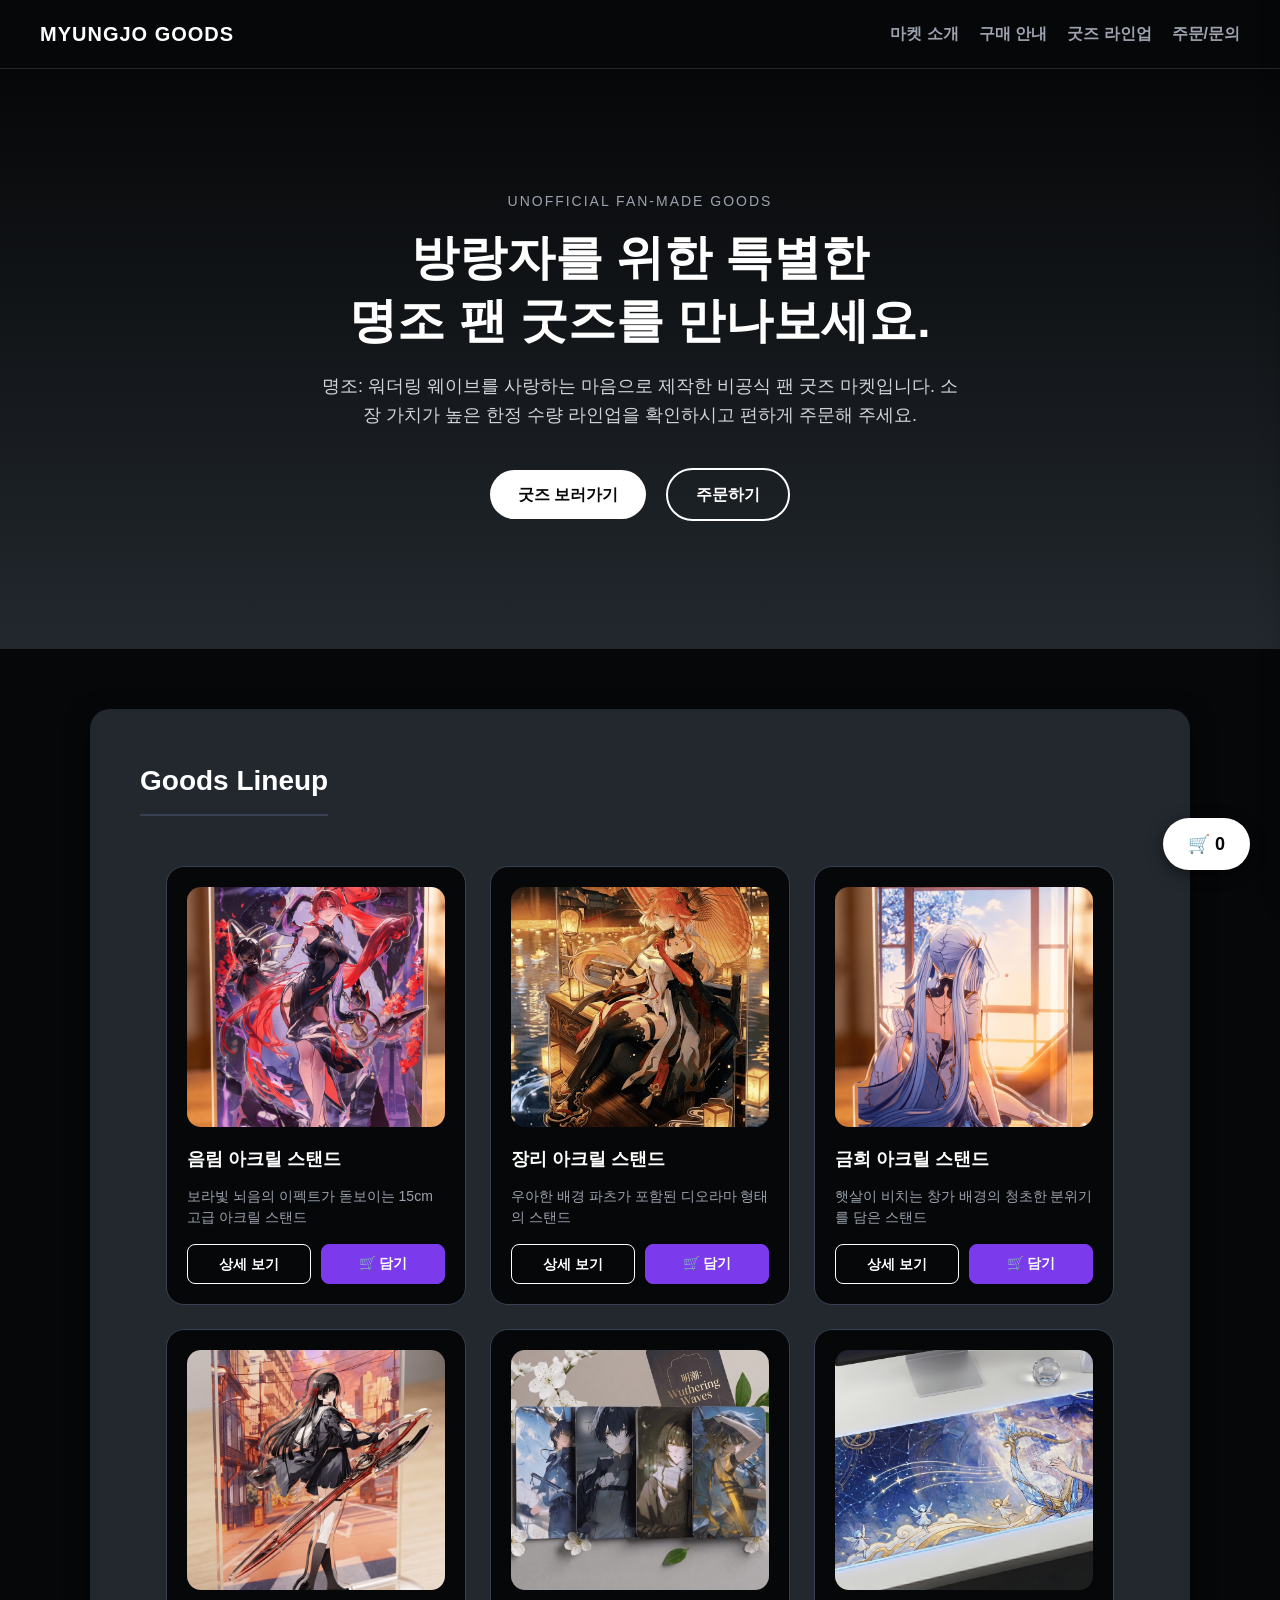
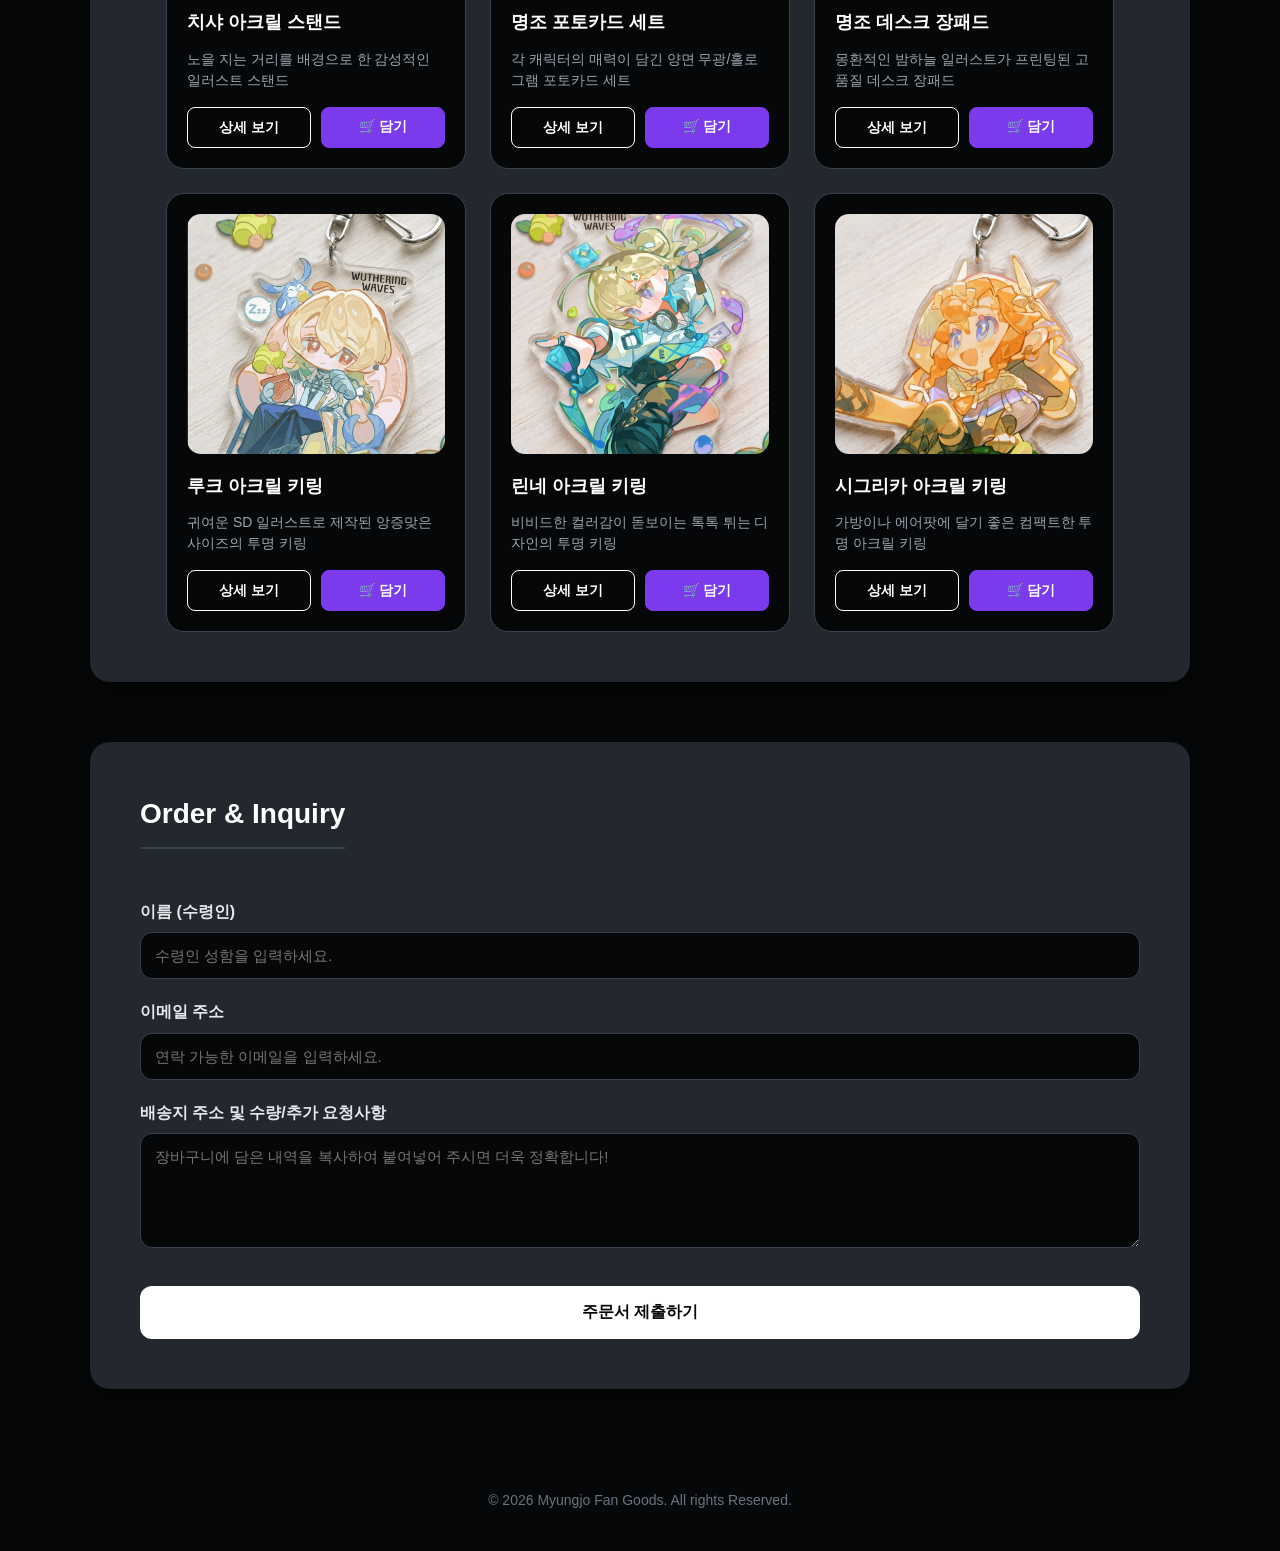
<file: index.html>
<!DOCTYPE html>
<html lang="ko">
  <head>
    <meta charset="UTF-8">
    <link rel="stylesheet" href="./style.css">
    <meta name="viewport" content="width=device-width, initial-scale=1.0">
    <title>명조 팬 굿즈 스토어</title>
  </head>
  <body>
     <nav>
        <div class="logo">MYUNGJO GOODS</div>
        <ul>
            <li><a href="#about">마켓 소개</a></li>
            <li><a href="#service">구매 안내</a></li>
            <li><a href="#portfolio">굿즈 라인업</a></li>
            <li><a href="#contact">주문/문의</a></li>
        </ul>
   </nav>

   <header class="hero">
        <div class="hero-text">
            <p class="small-title">UNOFFICIAL FAN-MADE GOODS</p>
            <h1>방랑자를 위한 특별한<br>명조 팬 굿즈를 만나보세요.</h1>
            <p class="hero-description">
                명조: 워더링 웨이브를 사랑하는 마음으로 제작한 비공식 팬 굿즈 마켓입니다. 
                소장 가치가 높은 한정 수량 라인업을 확인하시고 편하게 주문해 주세요.
            </p>
            <div class="hero-buttons">
                <a href="#portfolio" class="btn first">굿즈 보러가기</a>
                <a href="#contact" class="btn second">주문하기</a>
            </div>
        </div>
   </header>

   <section id="portfolio"> 
        <h2>Goods Lineup</h2>
        <div class="portfolio-grid">
            <div class="card" data-name="음림 아크릴 스탠드" data-price="18000" data-img="images/limstand.png">
                <div class="card-image">
                    <img src="images/limstand.png" alt="음림 아크릴 스탠드">
                </div>
                <h3>음림 아크릴 스탠드</h3>
                <p>보라빛 뇌음의 이펙트가 돋보이는 15cm 고급 아크릴 스탠드</p>
                <div class="card-actions">
                    <a href="standjangli.html" class="btn-detail">상세 보기</a>
                    <button class="btn-cart add-to-cart">🛒 담기</button>
                </div>
            </div>

            <div class="card" data-name="장리 아크릴 스탠드" data-price="22000" data-img="images/janglistand.png">
                <div class="card-image">
                    <img src="images/janglistand.png" alt="장리 아크릴 스탠드">
                </div>
                <h3>장리 아크릴 스탠드</h3>
                <p>우아한 배경 파츠가 포함된 디오라마 형태의 스탠드</p>
                <div class="card-actions">
                    <a href="standjangli.html" class="btn-detail">상세 보기</a>
                    <button class="btn-cart add-to-cart">🛒 담기</button>
                </div>
            </div>

            <div class="card" data-name="금희 아크릴 스탠드" data-price="18000" data-img="images/geumheestand.png">
                <div class="card-image">
                    <img src="images/geumheestand.png" alt="금희 아크릴 스탠드">
                </div>
                <h3>금희 아크릴 스탠드</h3>
                <p>햇살이 비치는 창가 배경의 청초한 분위기를 담은 스탠드</p>
                <div class="card-actions">
                    <a href="standgeum.html" class="btn-detail">상세 보기</a>
                    <button class="btn-cart add-to-cart">🛒 담기</button>
                </div>
            </div>

            <div class="card" data-name="치샤 아크릴 스탠드" data-price="18000" data-img="images/chisastand.png">
                <div class="card-image">
                    <img src="images/chisastand.png" alt="치샤 아크릴 스탠드">
                </div>
                <h3>치샤 아크릴 스탠드</h3>
                <p>노을 지는 거리를 배경으로 한 감성적인 일러스트 스탠드</p>
                <div class="card-actions">
                    <a href="standchi.html" class="btn-detail">상세 보기</a>
                    <button class="btn-cart add-to-cart">🛒 담기</button>
                </div>
            </div>

            <div class="card" data-name="명조 포토카드 세트" data-price="12000" data-img="images/photocardset.png">
                <div class="card-image">
                    <img src="images/photocardset.png" alt="명조 포토카드 세트">
                </div>
                <h3>명조 포토카드 세트</h3>
                <p>각 캐릭터의 매력이 담긴 양면 무광/홀로그램 포토카드 세트</p>
                <div class="card-actions">
                    <a href="card.html" class="btn-detail">상세 보기</a>
                    <button class="btn-cart add-to-cart">🛒 담기</button>
                </div>
            </div>

            <div class="card" data-name="명조 데스크 장패드" data-price="25000" data-img="images/pad.png">
                <div class="card-image">
                    <img src="images/pad.png" alt="명조 데스크 장패드">
                </div>
                <h3>명조 데스크 장패드</h3>
                <p>몽환적인 밤하늘 일러스트가 프린팅된 고품질 데스크 장패드</p>
                <div class="card-actions">
                    <a href="pad.html" class="btn-detail">상세 보기</a>
                    <button class="btn-cart add-to-cart">🛒 담기</button>
                </div>
            </div>

            <div class="card" data-name="루크 아크릴 키링" data-price="8000" data-img="images/keyringluuke.png">
                <div class="card-image">
                    <img src="images/keyringluuke.png" alt="루크 아크릴 키링">
                </div>
                <h3>루크 아크릴 키링</h3>
                <p>귀여운 SD 일러스트로 제작된 앙증맞은 사이즈의 투명 키링</p>
                <div class="card-actions">
                    <a href="keyringluuke.html" class="btn-detail">상세 보기</a>
                    <button class="btn-cart add-to-cart">🛒 담기</button>
                </div>
            </div>

            <div class="card" data-name="린네 아크릴 키링" data-price="8000" data-img="images/keyringlynne.png">
                <div class="card-image">
                    <img src="images/keyringlynne.png" alt="린네 아크릴 키링">
                </div>
                <h3>린네 아크릴 키링</h3>
                <p>비비드한 컬러감이 돋보이는 톡톡 튀는 디자인의 투명 키링</p>
                <div class="card-actions">
                    <a href="keyringlynne.html" class="btn-detail">상세 보기</a>
                    <button class="btn-cart add-to-cart">🛒 담기</button>
                </div>
            </div>

            <div class="card" data-name="시그리카 아크릴 키링" data-price="8000" data-img="images/keyringsigrica.png">
                <div class="card-image">
                    <img src="images/keyringsigrica.png" alt="시그리카 아크릴 키링">
                </div>
                <h3>시그리카 아크릴 키링</h3>
                <p>가방이나 에어팟에 달기 좋은 컴팩트한 투명 아크릴 키링</p>
                <div class="card-actions">
                    <a href="keyringsigrica.html" class="btn-detail">상세 보기</a>
                    <button class="btn-cart add-to-cart">🛒 담기</button>
                </div>
            </div>
        </div>
   </section>

   <section id="contact"> 
        <h2>Order & Inquiry</h2>
        <form class="contact-form">
            <label for="name">이름 (수령인)</label>
            <input type="text" id="name" name="name" placeholder="수령인 성함을 입력하세요." required>
            <label for="email">이메일 주소</label>
            <input type="email" id="email" name="email" placeholder="연락 가능한 이메일을 입력하세요." required>
            <label for="message">배송지 주소 및 수량/추가 요청사항</label>
            <textarea id="message" name="message" placeholder="장바구니에 담은 내역을 복사하여 붙여넣어 주시면 더욱 정확합니다!" rows="5" required></textarea>
            <input type="submit" value="주문서 제출하기">
        </form>
   </section>

   <div id="cart-sidebar" class="cart-sidebar">
       <div class="cart-header">
           <h2>장바구니</h2>
           <button id="close-cart" class="close-btn">&times;</button>
       </div>
       <div id="cart-items" class="cart-items-container">
           <p class="empty-msg">장바구니가 비어있습니다.</p>
       </div>
       <div class="cart-footer">
           <div class="cart-total">
               <span>총 결제 금액</span>
               <span id="cart-total-price">0원</span>
           </div>
           <a href="#contact" class="btn first" id="checkout-btn" style="width: 100%; text-align: center; margin:0;">장바구니 상품 주문하기</a>
       </div>
   </div>

   <button id="cart-toggle" class="cart-toggle-btn">
       🛒 <span id="cart-count">0</span>
   </button>

   <footer>
        <p>© 2026 Myungjo Fan Goods. All rights Reserved.</p>
   </footer>

   <script>
       let cart = [];
       const cartSidebar = document.getElementById('cart-sidebar');
       const cartToggle = document.getElementById('cart-toggle');
       const closeCartBtn = document.getElementById('close-cart');
       const cartItemsContainer = document.getElementById('cart-items');
       const cartTotalPrice = document.getElementById('cart-total-price');
       const cartCount = document.getElementById('cart-count');
       const checkoutBtn = document.getElementById('checkout-btn');

       // 장바구니 열기/닫기
       cartToggle.addEventListener('click', () => cartSidebar.classList.add('open'));
       closeCartBtn.addEventListener('click', () => cartSidebar.classList.remove('open'));
       checkoutBtn.addEventListener('click', () => cartSidebar.classList.remove('open'));

       // 장바구니에 담기
       document.querySelectorAll('.add-to-cart').forEach(button => {
           button.addEventListener('click', (e) => {
               const card = e.target.closest('.card');
               const item = {
                   name: card.dataset.name,
                   price: parseInt(card.dataset.price),
                   img: card.dataset.img,
                   quantity: 1
               };

               const existingItem = cart.find(i => i.name === item.name);
               if (existingItem) {
                   existingItem.quantity += 1;
               } else {
                   cart.push(item);
               }

               updateCartUI();
               cartSidebar.classList.add('open'); // 상품 담으면 자동으로 열림
           });
       });

       // 장바구니 화면 업데이트
       function updateCartUI() {
           cartItemsContainer.innerHTML = '';
           let total = 0;
           let count = 0;

           if(cart.length === 0) {
               cartItemsContainer.innerHTML = '<p class="empty-msg">장바구니가 비어있습니다.</p>';
           } else {
               cart.forEach((item, index) => {
                   total += item.price * item.quantity;
                   count += item.quantity;
                   
                   const div = document.createElement('div');
                   div.className = 'cart-item';
                   div.innerHTML = `
                       <img src="${item.img}" alt="${item.name}">
                       <div class="cart-item-info">
                           <h4>${item.name}</h4>
                           <p>${item.price.toLocaleString()}원 x ${item.quantity}개</p>
                       </div>
                       <button class="remove-btn" onclick="removeFromCart(${index})">삭제</button>
                   `;
                   cartItemsContainer.appendChild(div);
               });
           }
           
           cartTotalPrice.innerText = `${total.toLocaleString()}원`;
           cartCount.innerText = count;
           
           // 장바구니 버튼에 애니메이션 효과
           cartToggle.classList.add('pop');
           setTimeout(() => cartToggle.classList.remove('pop'), 300);
       }

       // 장바구니에서 삭제 (전역 함수로 설정)
       window.removeFromCart = function(index) {
           cart.splice(index, 1);
           updateCartUI();
       }
   </script>
  </body>
</html>
</file>
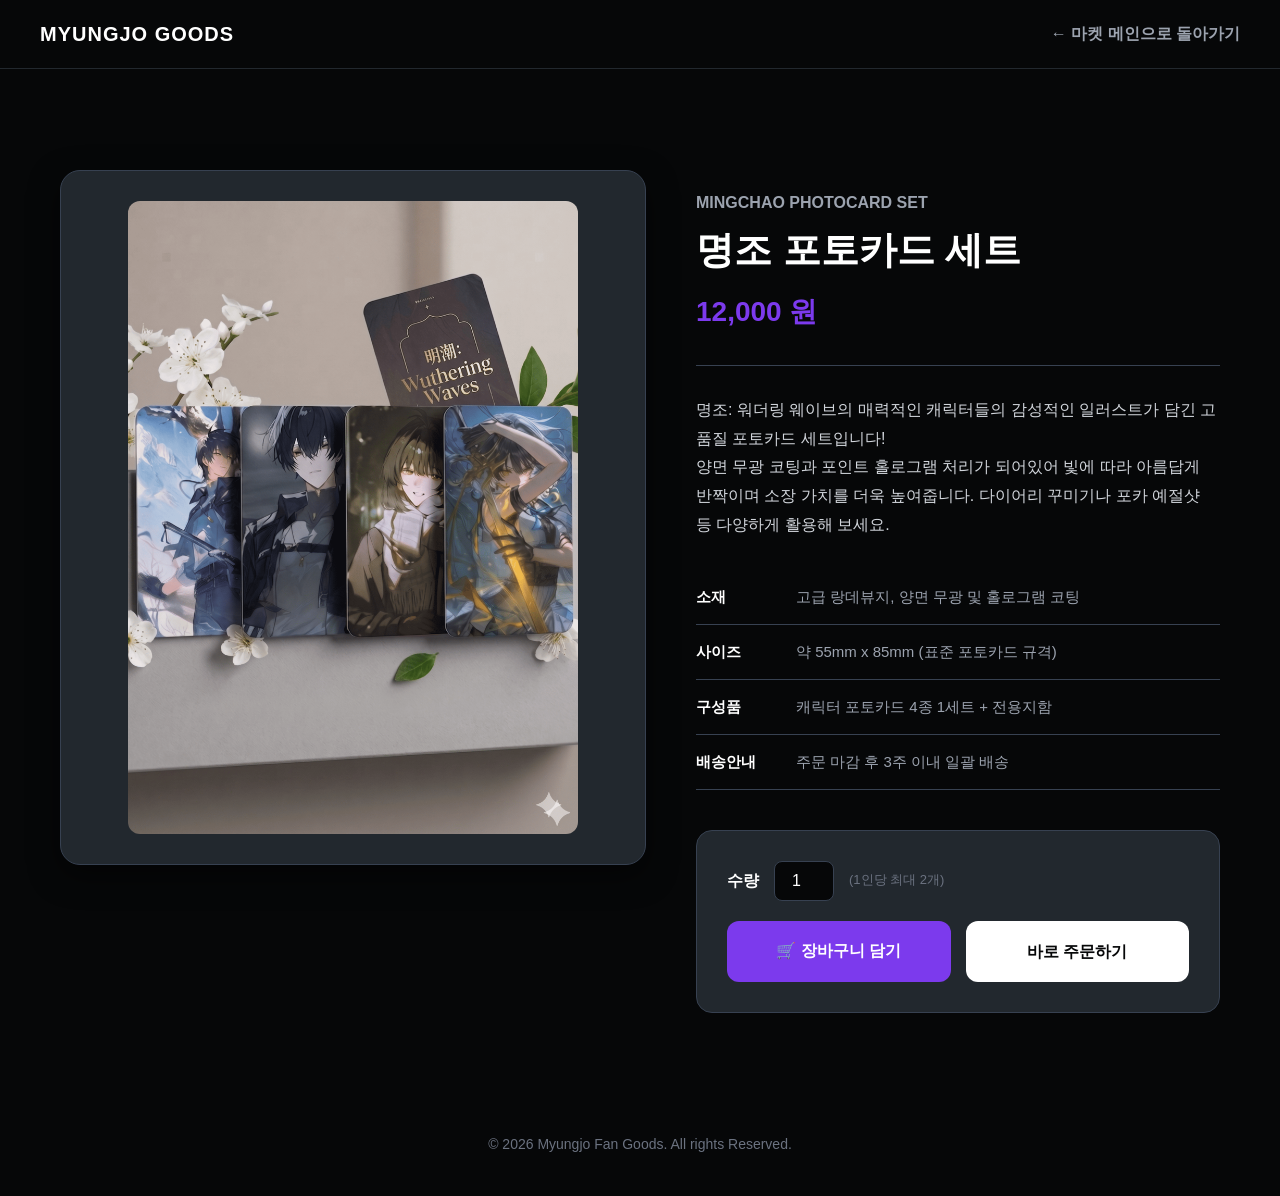
<file: card.html>
<!DOCTYPE html>
<html lang="ko">
<head>
    <meta charset="UTF-8">
    <link rel="stylesheet" href="./style.css">
    <meta name="viewport" content="width=device-width, initial-scale=1.0">
    <title>명조 포토카드 세트 | 명조 팬 굿즈 스토어</title>
    <style>
        /* 상세페이지 전용 프리미엄 스타일 */
        .detail-wrapper {
            max-width: 1200px;
            margin: 100px auto 60px auto;
            padding: 0 20px;
            display: flex;
            gap: 50px;
            align-items: flex-start;
        }

        /* 좌측 이미지 섹션 (스크롤 시 고정) */
        .detail-gallery {
            flex: 1;
            position: sticky;
            top: 100px; /* 네비게이션 바 높이 아래에 고정 */
            background-color: #22282e;
            border-radius: 20px;
            padding: 30px;
            display: flex;
            justify-content: center;
            align-items: center;
            border: 1px solid #374151;
            box-shadow: 0 10px 30px rgba(0,0,0,0.5);
        }
        .detail-gallery img {
            width: 100%;
            max-width: 450px;
            border-radius: 12px;
            object-fit: cover;
            transition: transform 0.3s;
        }
        .detail-gallery img:hover {
            transform: scale(1.02);
        }

        /* 우측 정보 섹션 */
        .detail-info {
            flex: 1;
            padding: 20px 0;
        }
        .detail-info h1 {
            font-size: 38px;
            color: #ffffff;
            line-height: 1.3;
            margin-bottom: 15px;
        }
        .detail-info .price {
            font-size: 28px;
            color: #7c3aed;
            font-weight: bold;
            margin-bottom: 30px;
        }
        
        /* 구분선 */
        .divider {
            height: 1px;
            background-color: #374151;
            margin: 30px 0;
        }

        .detail-desc {
            font-size: 16px;
            color: #d1d5db;
            line-height: 1.8;
            margin-bottom: 30px;
        }

        /* 스펙 표 */
        .spec-table {
            width: 100%;
            margin-top: 30px;
            border-collapse: collapse;
        }
        .spec-table th, .spec-table td {
            padding: 15px 0;
            border-bottom: 1px solid #374151;
            text-align: left;
            font-size: 15px;
        }
        .spec-table th {
            color: #ffffff;
            width: 100px;
        }
        .spec-table td {
            color: #9ca3af;
        }

        /* 수량 및 구매 버튼 영역 */
        .purchase-area {
            margin-top: 40px;
            background-color: #22282e;
            padding: 30px;
            border-radius: 16px;
            border: 1px solid #374151;
        }
        
        .quantity-control {
            display: flex;
            align-items: center;
            gap: 15px;
            margin-bottom: 20px;
        }
        .quantity-control label {
            color: #ffffff;
            font-weight: bold;
        }
        .quantity-input {
            width: 60px;
            padding: 10px;
            background-color: #060708;
            color: #ffffff;
            border: 1px solid #374151;
            border-radius: 8px;
            text-align: center;
            font-size: 16px;
        }

        .action-buttons {
            display: flex;
            gap: 15px;
        }
        .btn-buy-now, .btn-add-cart {
            flex: 1;
            padding: 18px 0;
            font-size: 16px;
            font-weight: bold;
            text-align: center;
            border-radius: 12px;
            cursor: pointer;
            transition: all 0.3s ease;
        }
        .btn-buy-now {
            background-color: #ffffff;
            color: #060708;
            border: none;
        }
        .btn-buy-now:hover {
            background-color: #d1d5db;
        }
        .btn-add-cart {
            background-color: #7c3aed;
            color: #ffffff;
            border: none;
        }
        .btn-add-cart:hover {
            background-color: #5b21b6;
        }

        /* 모바일 세로 배치 */
        @media (max-width: 900px) {
            .detail-wrapper {
                flex-direction: column;
            }
            .detail-gallery {
                position: relative;
                top: 0;
                width: 100%;
            }
            .action-buttons {
                flex-direction: column;
            }
        }
    </style>
</head>
<body>
    <nav>
        <div class="logo">MYUNGJO GOODS</div>
        <ul>
            <li><a href="index.html#portfolio">← 마켓 메인으로 돌아가기</a></li>
        </ul>
    </nav>

    <div class="detail-wrapper">
        <div class="detail-gallery">
            <img src="images/photocardset.png" alt="명조 포토카드 세트">
        </div>

        <div class="detail-info">
            <p style="color: #9ca3af; margin-bottom: 10px; font-weight: bold;">MINGCHAO PHOTOCARD SET</p>
            <h1>명조 포토카드 세트</h1>
            <div class="price">12,000 원</div>
            
            <div class="divider"></div>

            <p class="detail-desc">
                명조: 워더링 웨이브의 매력적인 캐릭터들의 감성적인 일러스트가 담긴 고품질 포토카드 세트입니다!<br>
                양면 무광 코팅과 포인트 홀로그램 처리가 되어있어 빛에 따라 아름답게 반짝이며 소장 가치를 더욱 높여줍니다. 다이어리 꾸미기나 포카 예절샷 등 다양하게 활용해 보세요.
            </p>

            <table class="spec-table">
                <tr>
                    <th>소재</th>
                    <td>고급 랑데뷰지, 양면 무광 및 홀로그램 코팅</td>
                </tr>
                <tr>
                    <th>사이즈</th>
                    <td>약 55mm x 85mm (표준 포토카드 규격)</td>
                </tr>
                <tr>
                    <th>구성품</th>
                    <td>캐릭터 포토카드 4종 1세트 + 전용지함</td>
                </tr>
                <tr>
                    <th>배송안내</th>
                    <td>주문 마감 후 3주 이내 일괄 배송</td>
                </tr>
            </table>

            <div class="purchase-area">
                <div class="quantity-control">
                    <label for="qty">수량</label>
                    <input type="number" id="qty" class="quantity-input" value="1" min="1" max="2">
                    <span style="color: #6b7280; font-size: 13px;">(1인당 최대 2개)</span>
                </div>
                <div class="action-buttons">
                    <button class="btn-add-cart" onclick="alert('장바구니 기능은 메인 페이지에서 지원됩니다.\n메인 페이지로 이동하여 담아주세요!')">🛒 장바구니 담기</button>
                    <a href="index.html#contact" class="btn-buy-now" style="text-decoration: none; display: flex; align-items: center; justify-content: center;">바로 주문하기</a>
                </div>
            </div>
        </div>
    </div>

    <footer>
        <p>© 2026 Myungjo Fan Goods. All rights Reserved.</p>
    </footer>
</body>
</html>
</file>
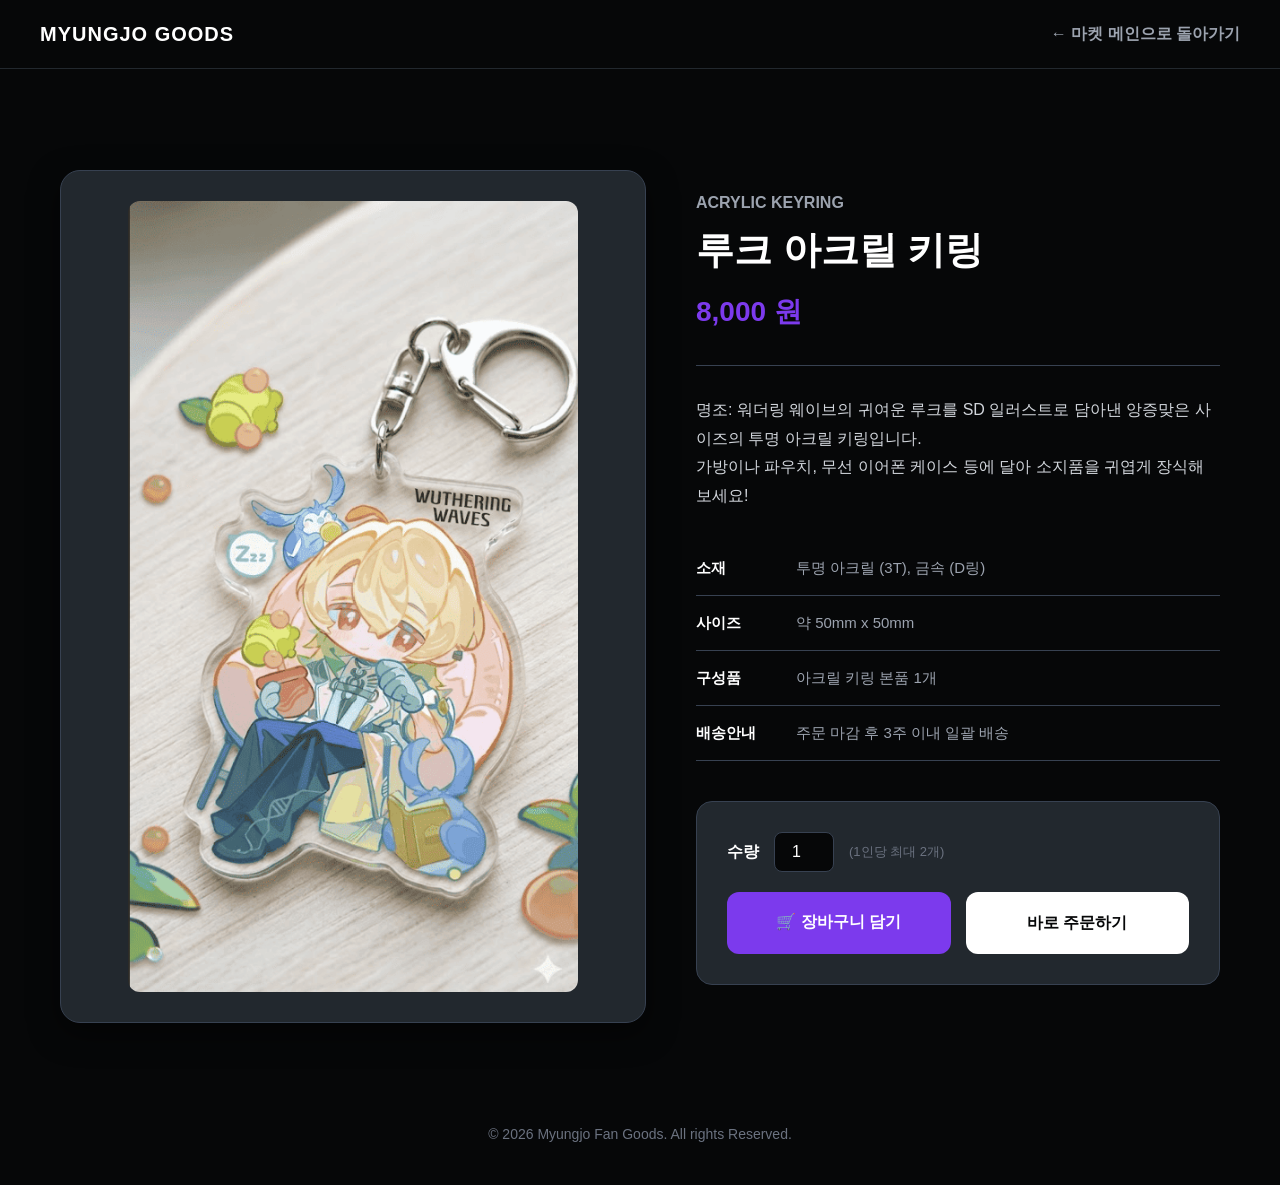
<file: keyringluuke.html>
<!DOCTYPE html>
<html lang="ko">
<head>
    <meta charset="UTF-8">
    <link rel="stylesheet" href="./style.css">
    <meta name="viewport" content="width=device-width, initial-scale=1.0">
    <title>루크 아크릴 키링 | 명조 팬 굿즈 스토어</title>
    <style>
        /* 상세페이지 전용 프리미엄 스타일 */
        .detail-wrapper {
            max-width: 1200px;
            margin: 100px auto 60px auto;
            padding: 0 20px;
            display: flex;
            gap: 50px;
            align-items: flex-start;
        }

        /* 좌측 이미지 섹션 (스크롤 시 고정) */
        .detail-gallery {
            flex: 1;
            position: sticky;
            top: 100px; /* 네비게이션 바 높이 아래에 고정 */
            background-color: #22282e;
            border-radius: 20px;
            padding: 30px;
            display: flex;
            justify-content: center;
            align-items: center;
            border: 1px solid #374151;
            box-shadow: 0 10px 30px rgba(0,0,0,0.5);
        }
        .detail-gallery img {
            width: 100%;
            max-width: 450px;
            border-radius: 12px;
            object-fit: cover;
            transition: transform 0.3s;
        }
        .detail-gallery img:hover {
            transform: scale(1.02);
        }

        /* 우측 정보 섹션 */
        .detail-info {
            flex: 1;
            padding: 20px 0;
        }
        .detail-info h1 {
            font-size: 38px;
            color: #ffffff;
            line-height: 1.3;
            margin-bottom: 15px;
        }
        .detail-info .price {
            font-size: 28px;
            color: #7c3aed;
            font-weight: bold;
            margin-bottom: 30px;
        }
        
        /* 구분선 */
        .divider {
            height: 1px;
            background-color: #374151;
            margin: 30px 0;
        }

        .detail-desc {
            font-size: 16px;
            color: #d1d5db;
            line-height: 1.8;
            margin-bottom: 30px;
        }

        /* 스펙 표 */
        .spec-table {
            width: 100%;
            margin-top: 30px;
            border-collapse: collapse;
        }
        .spec-table th, .spec-table td {
            padding: 15px 0;
            border-bottom: 1px solid #374151;
            text-align: left;
            font-size: 15px;
        }
        .spec-table th {
            color: #ffffff;
            width: 100px;
        }
        .spec-table td {
            color: #9ca3af;
        }

        /* 수량 및 구매 버튼 영역 */
        .purchase-area {
            margin-top: 40px;
            background-color: #22282e;
            padding: 30px;
            border-radius: 16px;
            border: 1px solid #374151;
        }
        
        .quantity-control {
            display: flex;
            align-items: center;
            gap: 15px;
            margin-bottom: 20px;
        }
        .quantity-control label {
            color: #ffffff;
            font-weight: bold;
        }
        .quantity-input {
            width: 60px;
            padding: 10px;
            background-color: #060708;
            color: #ffffff;
            border: 1px solid #374151;
            border-radius: 8px;
            text-align: center;
            font-size: 16px;
        }

        .action-buttons {
            display: flex;
            gap: 15px;
        }
        .btn-buy-now, .btn-add-cart {
            flex: 1;
            padding: 18px 0;
            font-size: 16px;
            font-weight: bold;
            text-align: center;
            border-radius: 12px;
            cursor: pointer;
            transition: all 0.3s ease;
        }
        .btn-buy-now {
            background-color: #ffffff;
            color: #060708;
            border: none;
        }
        .btn-buy-now:hover {
            background-color: #d1d5db;
        }
        .btn-add-cart {
            background-color: #7c3aed;
            color: #ffffff;
            border: none;
        }
        .btn-add-cart:hover {
            background-color: #5b21b6;
        }

        /* 모바일 세로 배치 */
        @media (max-width: 900px) {
            .detail-wrapper {
                flex-direction: column;
            }
            .detail-gallery {
                position: relative;
                top: 0;
                width: 100%;
            }
            .action-buttons {
                flex-direction: column;
            }
        }
    </style>
</head>
<body>
    <nav>
        <div class="logo">MYUNGJO GOODS</div>
        <ul>
            <li><a href="index.html#portfolio">← 마켓 메인으로 돌아가기</a></li>
        </ul>
    </nav>

    <div class="detail-wrapper">
        <div class="detail-gallery">
            <img src="images/keyringluuke.png" alt="루크 아크릴 키링">
        </div>

        <div class="detail-info">
            <p style="color: #9ca3af; margin-bottom: 10px; font-weight: bold;">ACRYLIC KEYRING</p>
            <h1>루크 아크릴 키링</h1>
            <div class="price">8,000 원</div>
            
            <div class="divider"></div>

            <p class="detail-desc">
                명조: 워더링 웨이브의 귀여운 루크를 SD 일러스트로 담아낸 앙증맞은 사이즈의 투명 아크릴 키링입니다.<br>
                가방이나 파우치, 무선 이어폰 케이스 등에 달아 소지품을 귀엽게 장식해 보세요!
            </p>

            <table class="spec-table">
                <tr>
                    <th>소재</th>
                    <td>투명 아크릴 (3T), 금속 (D링)</td>
                </tr>
                <tr>
                    <th>사이즈</th>
                    <td>약 50mm x 50mm</td>
                </tr>
                <tr>
                    <th>구성품</th>
                    <td>아크릴 키링 본품 1개</td>
                </tr>
                <tr>
                    <th>배송안내</th>
                    <td>주문 마감 후 3주 이내 일괄 배송</td>
                </tr>
            </table>

            <div class="purchase-area">
                <div class="quantity-control">
                    <label for="qty">수량</label>
                    <input type="number" id="qty" class="quantity-input" value="1" min="1" max="2">
                    <span style="color: #6b7280; font-size: 13px;">(1인당 최대 2개)</span>
                </div>
                <div class="action-buttons">
                    <button class="btn-add-cart" onclick="alert('장바구니 기능은 메인 페이지에서 지원됩니다.\n메인 페이지로 이동하여 담아주세요!')">🛒 장바구니 담기</button>
                    <a href="index.html#contact" class="btn-buy-now" style="text-decoration: none; display: flex; align-items: center; justify-content: center;">바로 주문하기</a>
                </div>
            </div>
        </div>
    </div>

    <footer>
        <p>© 2026 Myungjo Fan Goods. All rights Reserved.</p>
    </footer>
</body>
</html>
</file>
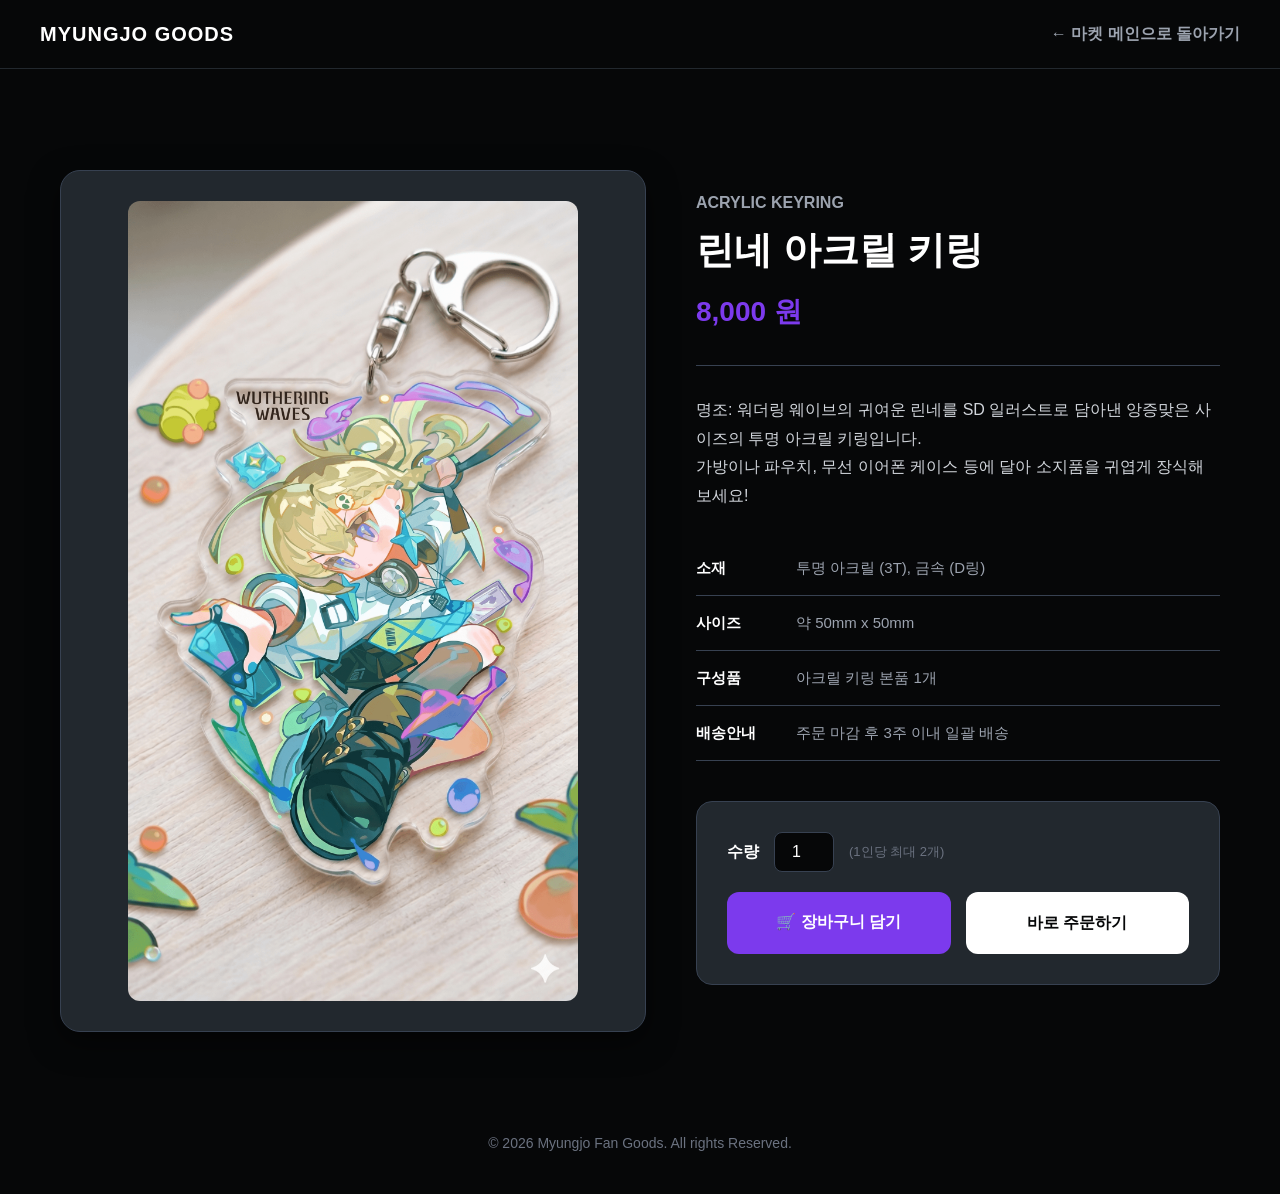
<file: keyringlynne.html>
<!DOCTYPE html>
<html lang="ko">
<head>
    <meta charset="UTF-8">
    <link rel="stylesheet" href="./style.css">
    <meta name="viewport" content="width=device-width, initial-scale=1.0">
    <title>린네 아크릴 키링 | 명조 팬 굿즈 스토어</title>
    <style>
        /* 상세페이지 전용 프리미엄 스타일 */
        .detail-wrapper {
            max-width: 1200px;
            margin: 100px auto 60px auto;
            padding: 0 20px;
            display: flex;
            gap: 50px;
            align-items: flex-start;
        }

        /* 좌측 이미지 섹션 (스크롤 시 고정) */
        .detail-gallery {
            flex: 1;
            position: sticky;
            top: 100px; /* 네비게이션 바 높이 아래에 고정 */
            background-color: #22282e;
            border-radius: 20px;
            padding: 30px;
            display: flex;
            justify-content: center;
            align-items: center;
            border: 1px solid #374151;
            box-shadow: 0 10px 30px rgba(0,0,0,0.5);
        }
        .detail-gallery img {
            width: 100%;
            max-width: 450px;
            border-radius: 12px;
            object-fit: cover;
            transition: transform 0.3s;
        }
        .detail-gallery img:hover {
            transform: scale(1.02);
        }

        /* 우측 정보 섹션 */
        .detail-info {
            flex: 1;
            padding: 20px 0;
        }
        .detail-info h1 {
            font-size: 38px;
            color: #ffffff;
            line-height: 1.3;
            margin-bottom: 15px;
        }
        .detail-info .price {
            font-size: 28px;
            color: #7c3aed;
            font-weight: bold;
            margin-bottom: 30px;
        }
        
        /* 구분선 */
        .divider {
            height: 1px;
            background-color: #374151;
            margin: 30px 0;
        }

        .detail-desc {
            font-size: 16px;
            color: #d1d5db;
            line-height: 1.8;
            margin-bottom: 30px;
        }

        /* 스펙 표 */
        .spec-table {
            width: 100%;
            margin-top: 30px;
            border-collapse: collapse;
        }
        .spec-table th, .spec-table td {
            padding: 15px 0;
            border-bottom: 1px solid #374151;
            text-align: left;
            font-size: 15px;
        }
        .spec-table th {
            color: #ffffff;
            width: 100px;
        }
        .spec-table td {
            color: #9ca3af;
        }

        /* 수량 및 구매 버튼 영역 */
        .purchase-area {
            margin-top: 40px;
            background-color: #22282e;
            padding: 30px;
            border-radius: 16px;
            border: 1px solid #374151;
        }
        
        .quantity-control {
            display: flex;
            align-items: center;
            gap: 15px;
            margin-bottom: 20px;
        }
        .quantity-control label {
            color: #ffffff;
            font-weight: bold;
        }
        .quantity-input {
            width: 60px;
            padding: 10px;
            background-color: #060708;
            color: #ffffff;
            border: 1px solid #374151;
            border-radius: 8px;
            text-align: center;
            font-size: 16px;
        }

        .action-buttons {
            display: flex;
            gap: 15px;
        }
        .btn-buy-now, .btn-add-cart {
            flex: 1;
            padding: 18px 0;
            font-size: 16px;
            font-weight: bold;
            text-align: center;
            border-radius: 12px;
            cursor: pointer;
            transition: all 0.3s ease;
        }
        .btn-buy-now {
            background-color: #ffffff;
            color: #060708;
            border: none;
        }
        .btn-buy-now:hover {
            background-color: #d1d5db;
        }
        .btn-add-cart {
            background-color: #7c3aed;
            color: #ffffff;
            border: none;
        }
        .btn-add-cart:hover {
            background-color: #5b21b6;
        }

        /* 모바일 세로 배치 */
        @media (max-width: 900px) {
            .detail-wrapper {
                flex-direction: column;
            }
            .detail-gallery {
                position: relative;
                top: 0;
                width: 100%;
            }
            .action-buttons {
                flex-direction: column;
            }
        }
    </style>
</head>
<body>
    <nav>
        <div class="logo">MYUNGJO GOODS</div>
        <ul>
            <li><a href="index.html#portfolio">← 마켓 메인으로 돌아가기</a></li>
        </ul>
    </nav>

    <div class="detail-wrapper">
        <div class="detail-gallery">
            <img src="images/keyringlynne.png" alt="린네 아크릴 키링">
        </div>

        <div class="detail-info">
            <p style="color: #9ca3af; margin-bottom: 10px; font-weight: bold;">ACRYLIC KEYRING</p>
            <h1>린네 아크릴 키링</h1>
            <div class="price">8,000 원</div>
            
            <div class="divider"></div>

            <p class="detail-desc">
                명조: 워더링 웨이브의 귀여운 린네를 SD 일러스트로 담아낸 앙증맞은 사이즈의 투명 아크릴 키링입니다.<br>
                가방이나 파우치, 무선 이어폰 케이스 등에 달아 소지품을 귀엽게 장식해 보세요!
            </p>

            <table class="spec-table">
                <tr>
                    <th>소재</th>
                    <td>투명 아크릴 (3T), 금속 (D링)</td>
                </tr>
                <tr>
                    <th>사이즈</th>
                    <td>약 50mm x 50mm</td>
                </tr>
                <tr>
                    <th>구성품</th>
                    <td>아크릴 키링 본품 1개</td>
                </tr>
                <tr>
                    <th>배송안내</th>
                    <td>주문 마감 후 3주 이내 일괄 배송</td>
                </tr>
            </table>

            <div class="purchase-area">
                <div class="quantity-control">
                    <label for="qty">수량</label>
                    <input type="number" id="qty" class="quantity-input" value="1" min="1" max="2">
                    <span style="color: #6b7280; font-size: 13px;">(1인당 최대 2개)</span>
                </div>
                <div class="action-buttons">
                    <button class="btn-add-cart" onclick="alert('장바구니 기능은 메인 페이지에서 지원됩니다.\n메인 페이지로 이동하여 담아주세요!')">🛒 장바구니 담기</button>
                    <a href="index.html#contact" class="btn-buy-now" style="text-decoration: none; display: flex; align-items: center; justify-content: center;">바로 주문하기</a>
                </div>
            </div>
        </div>
    </div>

    <footer>
        <p>© 2026 Myungjo Fan Goods. All rights Reserved.</p>
    </footer>
</body>
</html>
</file>
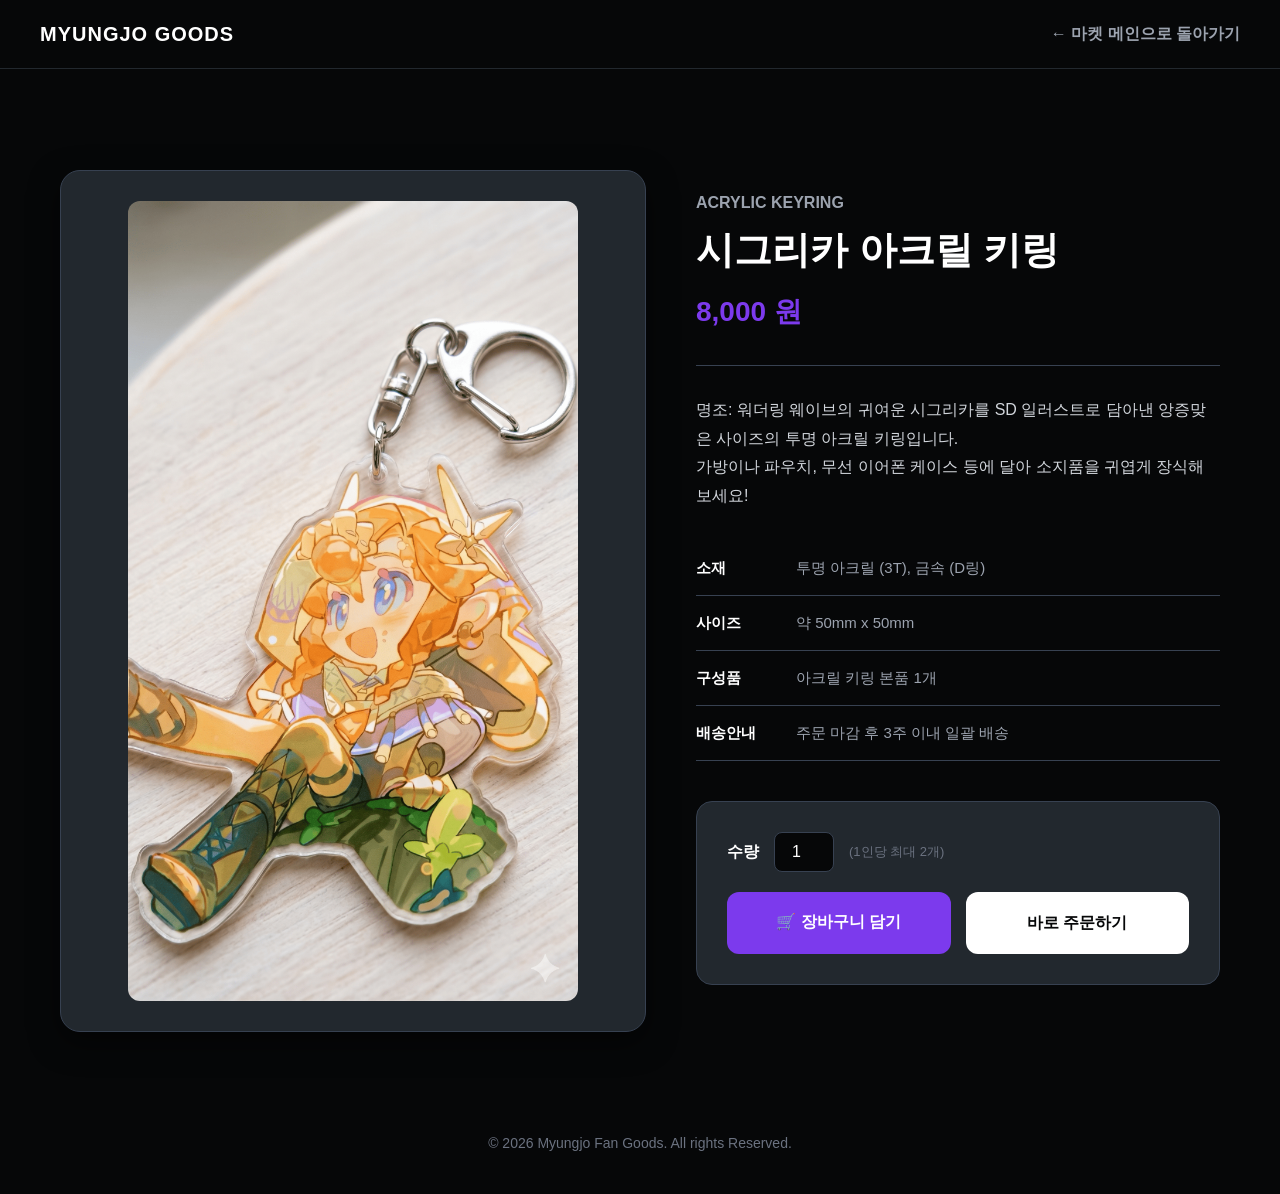
<file: keyringsigrica.html>
<!DOCTYPE html>
<html lang="ko">
<head>
    <meta charset="UTF-8">
    <link rel="stylesheet" href="./style.css">
    <meta name="viewport" content="width=device-width, initial-scale=1.0">
    <title>시그리카 아크릴 키링 | 명조 팬 굿즈 스토어</title>
    <style>
        /* 상세페이지 전용 프리미엄 스타일 */
        .detail-wrapper {
            max-width: 1200px;
            margin: 100px auto 60px auto;
            padding: 0 20px;
            display: flex;
            gap: 50px;
            align-items: flex-start;
        }

        /* 좌측 이미지 섹션 (스크롤 시 고정) */
        .detail-gallery {
            flex: 1;
            position: sticky;
            top: 100px; /* 네비게이션 바 높이 아래에 고정 */
            background-color: #22282e;
            border-radius: 20px;
            padding: 30px;
            display: flex;
            justify-content: center;
            align-items: center;
            border: 1px solid #374151;
            box-shadow: 0 10px 30px rgba(0,0,0,0.5);
        }
        .detail-gallery img {
            width: 100%;
            max-width: 450px;
            border-radius: 12px;
            object-fit: cover;
            transition: transform 0.3s;
        }
        .detail-gallery img:hover {
            transform: scale(1.02);
        }

        /* 우측 정보 섹션 */
        .detail-info {
            flex: 1;
            padding: 20px 0;
        }
        .detail-info h1 {
            font-size: 38px;
            color: #ffffff;
            line-height: 1.3;
            margin-bottom: 15px;
        }
        .detail-info .price {
            font-size: 28px;
            color: #7c3aed;
            font-weight: bold;
            margin-bottom: 30px;
        }
        
        /* 구분선 */
        .divider {
            height: 1px;
            background-color: #374151;
            margin: 30px 0;
        }

        .detail-desc {
            font-size: 16px;
            color: #d1d5db;
            line-height: 1.8;
            margin-bottom: 30px;
        }

        /* 스펙 표 */
        .spec-table {
            width: 100%;
            margin-top: 30px;
            border-collapse: collapse;
            }
        .spec-table th, .spec-table td {
            padding: 15px 0;
            border-bottom: 1px solid #374151;
            text-align: left;
            font-size: 15px;
        }
        .spec-table th {
            color: #ffffff;
            width: 100px;
        }
        .spec-table td {
            color: #9ca3af;
        }

        /* 수량 및 구매 버튼 영역 */
        .purchase-area {
            margin-top: 40px;
            background-color: #22282e;
            padding: 30px;
            border-radius: 16px;
            border: 1px solid #374151;
        }
        
        .quantity-control {
            display: flex;
            align-items: center;
            gap: 15px;
            margin-bottom: 20px;
        }
        .quantity-control label {
            color: #ffffff;
            font-weight: bold;
        }
        .quantity-input {
            width: 60px;
            padding: 10px;
            background-color: #060708;
            color: #ffffff;
            border: 1px solid #374151;
            border-radius: 8px;
            text-align: center;
            font-size: 16px;
        }

        .action-buttons {
            display: flex;
            gap: 15px;
        }
        .btn-buy-now, .btn-add-cart {
            flex: 1;
            padding: 18px 0;
            font-size: 16px;
            font-weight: bold;
            text-align: center;
            border-radius: 12px;
            cursor: pointer;
            transition: all 0.3s ease;
        }
        .btn-buy-now {
            background-color: #ffffff;
            color: #060708;
            border: none;
        }
        .btn-buy-now:hover {
            background-color: #d1d5db;
        }
        .btn-add-cart {
            background-color: #7c3aed;
            color: #ffffff;
            border: none;
        }
        .btn-add-cart:hover {
            background-color: #5b21b6;
        }

        /* 모바일 세로 배치 */
        @media (max-width: 900px) {
            .detail-wrapper {
                flex-direction: column;
            }
            .detail-gallery {
                position: relative;
                top: 0;
                width: 100%;
            }
            .action-buttons {
                flex-direction: column;
            }
        }
    </style>
</head>
<body>
    <nav>
        <div class="logo">MYUNGJO GOODS</div>
        <ul>
            <li><a href="index.html#portfolio">← 마켓 메인으로 돌아가기</a></li>
        </ul>
    </nav>

    <div class="detail-wrapper">
        <div class="detail-gallery">
            <img src="images/keyringsigrica.png" alt="시그리카 아크릴 키링">
        </div>

        <div class="detail-info">
            <p style="color: #9ca3af; margin-bottom: 10px; font-weight: bold;">ACRYLIC KEYRING</p>
            <h1>시그리카 아크릴 키링</h1>
            <div class="price">8,000 원</div>
            
            <div class="divider"></div>

            <p class="detail-desc">
                명조: 워더링 웨이브의 귀여운 시그리카를 SD 일러스트로 담아낸 앙증맞은 사이즈의 투명 아크릴 키링입니다.<br>
                가방이나 파우치, 무선 이어폰 케이스 등에 달아 소지품을 귀엽게 장식해 보세요!
            </p>

            <table class="spec-table">
                <tr>
                    <th>소재</th>
                    <td>투명 아크릴 (3T), 금속 (D링)</td>
                </tr>
                <tr>
                    <th>사이즈</th>
                    <td>약 50mm x 50mm</td>
                </tr>
                <tr>
                    <th>구성품</th>
                    <td>아크릴 키링 본품 1개</td>
                </tr>
                <tr>
                    <th>배송안내</th>
                    <td>주문 마감 후 3주 이내 일괄 배송</td>
                </tr>
            </table>

            <div class="purchase-area">
                <div class="quantity-control">
                    <label for="qty">수량</label>
                    <input type="number" id="qty" class="quantity-input" value="1" min="1" max="2">
                    <span style="color: #6b7280; font-size: 13px;">(1인당 최대 2개)</span>
                </div>
                <div class="action-buttons">
                    <button class="btn-add-cart" onclick="alert('장바구니 기능은 메인 페이지에서 지원됩니다.\n메인 페이지로 이동하여 담아주세요!')">🛒 장바구니 담기</button>
                    <a href="index.html#contact" class="btn-buy-now" style="text-decoration: none; display: flex; align-items: center; justify-content: center;">바로 주문하기</a>
                </div>
            </div>
        </div>
    </div>

    <footer>
        <p>© 2026 Myungjo Fan Goods. All rights Reserved.</p>
    </footer>
</body>
</html>
</file>
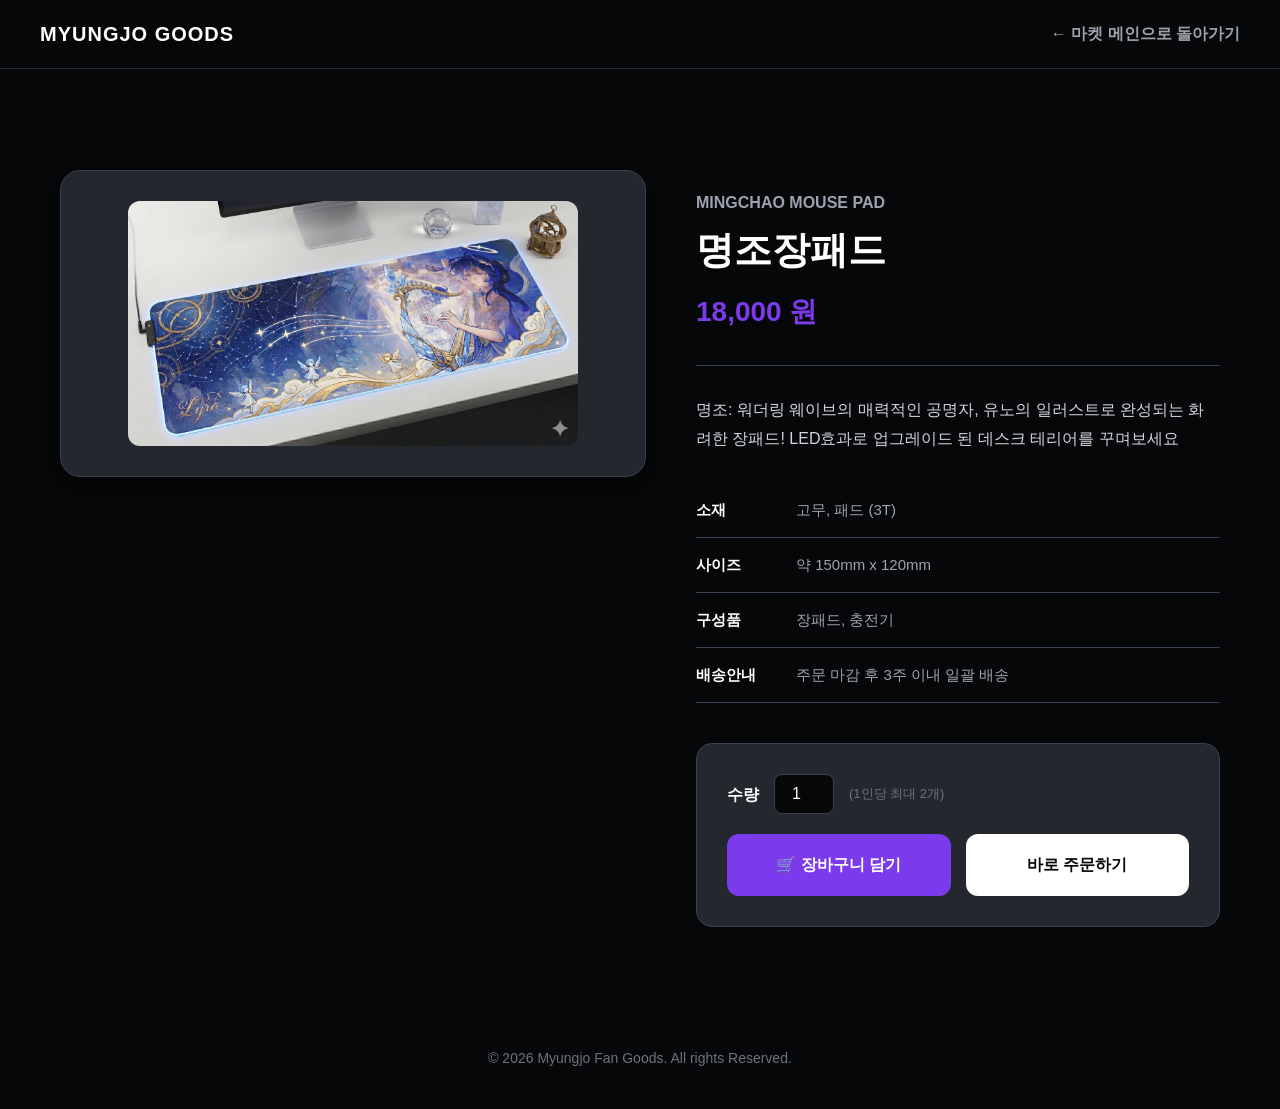
<file: pad.html>
<!DOCTYPE html>
<html lang="ko">
<head>
    <meta charset="UTF-8">
    <link rel="stylesheet" href="./style.css">
    <meta name="viewport" content="width=device-width, initial-scale=1.0">
    <title> 명조장패드| 명조 팬 굿즈 스토어</title>
    <style>
        /* 상세페이지 전용 프리미엄 스타일 */
        .detail-wrapper {
            max-width: 1200px;
            margin: 100px auto 60px auto;
            padding: 0 20px;
            display: flex;
            gap: 50px;
            align-items: flex-start;
        }

        /* 좌측 이미지 섹션 (스크롤 시 고정) */
        .detail-gallery {
            flex: 1;
            position: sticky;
            top: 100px; /* 네비게이션 바 높이 아래에 고정 */
            background-color: #22282e;
            border-radius: 20px;
            padding: 30px;
            display: flex;
            justify-content: center;
            align-items: center;
            border: 1px solid #374151;
            box-shadow: 0 10px 30px rgba(0,0,0,0.5);
        }
        .detail-gallery img {
            width: 100%;
            max-width: 450px;
            border-radius: 12px;
            object-fit: cover;
            transition: transform 0.3s;
        }
        .detail-gallery img:hover {
            transform: scale(1.02);
        }

        /* 우측 정보 섹션 */
        .detail-info {
            flex: 1;
            padding: 20px 0;
        }
        .detail-info h1 {
            font-size: 38px;
            color: #ffffff;
            line-height: 1.3;
            margin-bottom: 15px;
        }
        .detail-info .price {
            font-size: 28px;
            color: #7c3aed;
            font-weight: bold;
            margin-bottom: 30px;
        }
        
        /* 구분선 */
        .divider {
            height: 1px;
            background-color: #374151;
            margin: 30px 0;
        }

        .detail-desc {
            font-size: 16px;
            color: #d1d5db;
            line-height: 1.8;
        }

        /* 스펙 표 */
        .spec-table {
            width: 100%;
            margin-top: 30px;
            border-collapse: collapse;
        }
        .spec-table th, .spec-table td {
            padding: 15px 0;
            border-bottom: 1px solid #374151;
            text-align: left;
            font-size: 15px;
        }
        .spec-table th {
            color: #ffffff;
            width: 100px;
        }
        .spec-table td {
            color: #9ca3af;
        }

        /* 수량 및 구매 버튼 영역 */
        .purchase-area {
            margin-top: 40px;
            background-color: #22282e;
            padding: 30px;
            border-radius: 16px;
            border: 1px solid #374151;
        }
        
        .quantity-control {
            display: flex;
            align-items: center;
            gap: 15px;
            margin-bottom: 20px;
        }
        .quantity-control label {
            color: #ffffff;
            font-weight: bold;
        }
        .quantity-input {
            width: 60px;
            padding: 10px;
            background-color: #060708;
            color: #ffffff;
            border: 1px solid #374151;
            border-radius: 8px;
            text-align: center;
            font-size: 16px;
        }

        .action-buttons {
            display: flex;
            gap: 15px;
        }
        .btn-buy-now, .btn-add-cart {
            flex: 1;
            padding: 18px 0;
            font-size: 16px;
            font-weight: bold;
            text-align: center;
            border-radius: 12px;
            cursor: pointer;
            transition: all 0.3s ease;
        }
        .btn-buy-now {
            background-color: #ffffff;
            color: #060708;
            border: none;
        }
        .btn-buy-now:hover {
            background-color: #d1d5db;
        }
        .btn-add-cart {
            background-color: #7c3aed;
            color: #ffffff;
            border: none;
        }
        .btn-add-cart:hover {
            background-color: #5b21b6;
        }

        /* 모바일 세로 배치 */
        @media (max-width: 900px) {
            .detail-wrapper {
                flex-direction: column;
            }
            .detail-gallery {
                position: relative;
                top: 0;
                width: 100%;
            }
            .action-buttons {
                flex-direction: column;
            }
        }
    </style>
</head>
<body>
    <nav>
        <div class="logo">MYUNGJO GOODS</div>
        <ul>
            <li><a href="index.html#portfolio">← 마켓 메인으로 돌아가기</a></li>
        </ul>
    </nav>

    <div class="detail-wrapper">
        <div class="detail-gallery">
    <img src="images/pad.png" alt="유노장패드">
</div>

        <div class="detail-info">
            <p style="color: #9ca3af; margin-bottom: 10px; font-weight: bold;">MINGCHAO MOUSE PAD </p>
            <h1>명조장패드</h1>
            <div class="price">18,000 원</div>
            
            <div class="divider"></div>

            <p class="detail-desc">
                명조: 워더링 웨이브의 매력적인 공명자, 유노의 일러스트로 완성되는 화려한 장패드! LED효과로 업그레이드 된 데스크 테리어를 꾸며보세요 

            <table class="spec-table">
                <tr>
                    <th>소재</th>
                    <td>고무, 패드 (3T)</td>
                </tr>
                <tr>
                    <th>사이즈</th>
                    <td>약 150mm x 120mm</td>
                </tr>
                <tr>
                    <th>구성품</th>
                    <td>장패드, 충전기</td>
                </tr>
                <tr>
                    <th>배송안내</th>
                    <td>주문 마감 후 3주 이내 일괄 배송</td>
                </tr>
            </table>

            <div class="purchase-area">
                <div class="quantity-control">
                    <label for="qty">수량</label>
                    <input type="number" id="qty" class="quantity-input" value="1" min="1" max="2">
                    <span style="color: #6b7280; font-size: 13px;">(1인당 최대 2개)</span>
                </div>
                <div class="action-buttons">
                    <button class="btn-add-cart" onclick="alert('장바구니 기능은 메인 페이지에서 지원됩니다.\n메인 페이지로 이동하여 담아주세요!')">🛒 장바구니 담기</button>
                    <a href="index.html#contact" class="btn-buy-now" style="text-decoration: none; display: flex; align-items: center; justify-content: center;">바로 주문하기</a>
                </div>
            </div>
        </div>
    </div>

    <footer>
        <p>© 2026 Myungjo Fan Goods. All rights Reserved.</p>
    </footer>
</body>
</html>
</file>
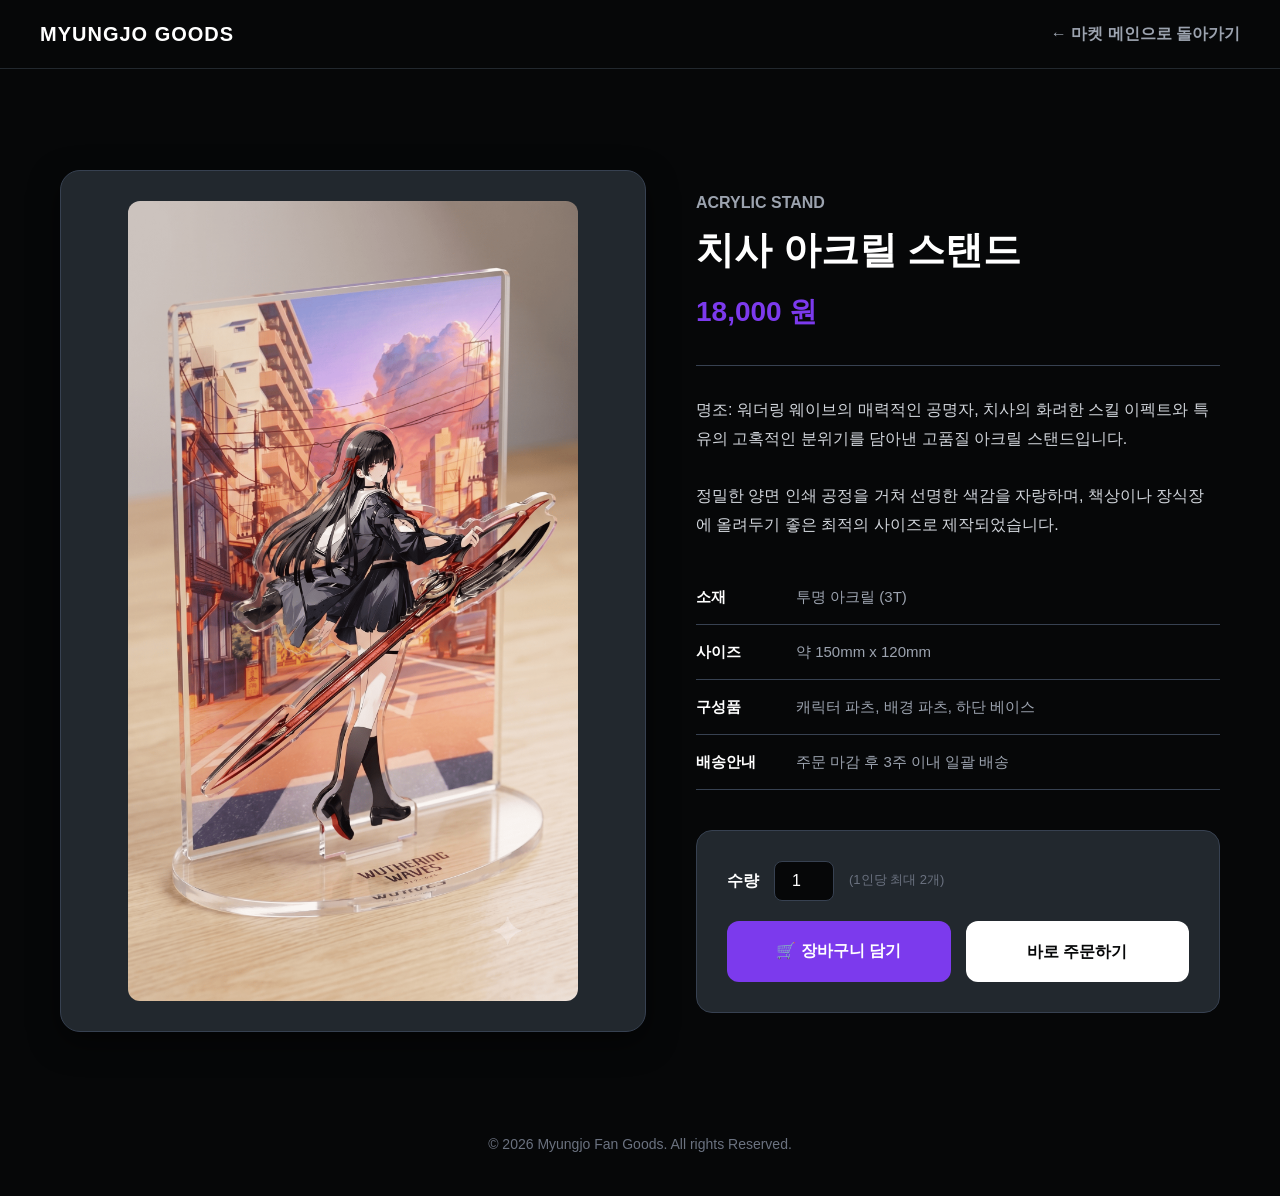
<file: standchi.html>
<!DOCTYPE html>
<html lang="ko">
<head>
    <meta charset="UTF-8">
    <link rel="stylesheet" href="./style.css">
    <meta name="viewport" content="width=device-width, initial-scale=1.0">
    <title>치샤 아크릴 스탠드 | 명조 팬 굿즈 스토어</title>
    <style>
        /* 상세페이지 전용 프리미엄 스타일 */
        .detail-wrapper {
            max-width: 1200px;
            margin: 100px auto 60px auto;
            padding: 0 20px;
            display: flex;
            gap: 50px;
            align-items: flex-start;
        }

        /* 좌측 이미지 섹션 (스크롤 시 고정) */
        .detail-gallery {
            flex: 1;
            position: sticky;
            top: 100px; /* 네비게이션 바 높이 아래에 고정 */
            background-color: #22282e;
            border-radius: 20px;
            padding: 30px;
            display: flex;
            justify-content: center;
            align-items: center;
            border: 1px solid #374151;
            box-shadow: 0 10px 30px rgba(0,0,0,0.5);
        }
        .detail-gallery img {
            width: 100%;
            max-width: 450px;
            border-radius: 12px;
            object-fit: cover;
            transition: transform 0.3s;
        }
        .detail-gallery img:hover {
            transform: scale(1.02);
        }

        /* 우측 정보 섹션 */
        .detail-info {
            flex: 1;
            padding: 20px 0;
        }
        .detail-info h1 {
            font-size: 38px;
            color: #ffffff;
            line-height: 1.3;
            margin-bottom: 15px;
        }
        .detail-info .price {
            font-size: 28px;
            color: #7c3aed;
            font-weight: bold;
            margin-bottom: 30px;
        }
        
        /* 구분선 */
        .divider {
            height: 1px;
            background-color: #374151;
            margin: 30px 0;
        }

        .detail-desc {
            font-size: 16px;
            color: #d1d5db;
            line-height: 1.8;
        }

        /* 스펙 표 */
        .spec-table {
            width: 100%;
            margin-top: 30px;
            border-collapse: collapse;
        }
        .spec-table th, .spec-table td {
            padding: 15px 0;
            border-bottom: 1px solid #374151;
            text-align: left;
            font-size: 15px;
        }
        .spec-table th {
            color: #ffffff;
            width: 100px;
        }
        .spec-table td {
            color: #9ca3af;
        }

        /* 수량 및 구매 버튼 영역 */
        .purchase-area {
            margin-top: 40px;
            background-color: #22282e;
            padding: 30px;
            border-radius: 16px;
            border: 1px solid #374151;
        }
        
        .quantity-control {
            display: flex;
            align-items: center;
            gap: 15px;
            margin-bottom: 20px;
        }
        .quantity-control label {
            color: #ffffff;
            font-weight: bold;
        }
        .quantity-input {
            width: 60px;
            padding: 10px;
            background-color: #060708;
            color: #ffffff;
            border: 1px solid #374151;
            border-radius: 8px;
            text-align: center;
            font-size: 16px;
        }

        .action-buttons {
            display: flex;
            gap: 15px;
        }
        .btn-buy-now, .btn-add-cart {
            flex: 1;
            padding: 18px 0;
            font-size: 16px;
            font-weight: bold;
            text-align: center;
            border-radius: 12px;
            cursor: pointer;
            transition: all 0.3s ease;
        }
        .btn-buy-now {
            background-color: #ffffff;
            color: #060708;
            border: none;
        }
        .btn-buy-now:hover {
            background-color: #d1d5db;
        }
        .btn-add-cart {
            background-color: #7c3aed;
            color: #ffffff;
            border: none;
        }
        .btn-add-cart:hover {
            background-color: #5b21b6;
        }

        /* 모바일 세로 배치 */
        @media (max-width: 900px) {
            .detail-wrapper {
                flex-direction: column;
            }
            .detail-gallery {
                position: relative;
                top: 0;
                width: 100%;
            }
            .action-buttons {
                flex-direction: column;
            }
        }
    </style>
</head>
<body>
    <nav>
        <div class="logo">MYUNGJO GOODS</div>
        <ul>
            <li><a href="index.html#portfolio">← 마켓 메인으로 돌아가기</a></li>
        </ul>
    </nav>

    <div class="detail-wrapper">
        <div class="detail-gallery">
    <img src="images/chisastand.png" alt="치사 아크릴 스탠드">
</div>

        <div class="detail-info">
            <p style="color: #9ca3af; margin-bottom: 10px; font-weight: bold;">ACRYLIC STAND</p>
            <h1>치사 아크릴 스탠드</h1>
            <div class="price">18,000 원</div>
            
            <div class="divider"></div>

            <p class="detail-desc">
                명조: 워더링 웨이브의 매력적인 공명자, 치사의 화려한 스킬 이펙트와 특유의 고혹적인 분위기를 담아낸 고품질 아크릴 스탠드입니다.<br><br>
                정밀한 양면 인쇄 공정을 거쳐 선명한 색감을 자랑하며, 책상이나 장식장에 올려두기 좋은 최적의 사이즈로 제작되었습니다.
            </p>

            <table class="spec-table">
                <tr>
                    <th>소재</th>
                    <td>투명 아크릴 (3T)</td>
                </tr>
                <tr>
                    <th>사이즈</th>
                    <td>약 150mm x 120mm</td>
                </tr>
                <tr>
                    <th>구성품</th>
                    <td>캐릭터 파츠, 배경 파츠, 하단 베이스</td>
                </tr>
                <tr>
                    <th>배송안내</th>
                    <td>주문 마감 후 3주 이내 일괄 배송</td>
                </tr>
            </table>

            <div class="purchase-area">
                <div class="quantity-control">
                    <label for="qty">수량</label>
                    <input type="number" id="qty" class="quantity-input" value="1" min="1" max="2">
                    <span style="color: #6b7280; font-size: 13px;">(1인당 최대 2개)</span>
                </div>
                <div class="action-buttons">
                    <button class="btn-add-cart" onclick="alert('장바구니 기능은 메인 페이지에서 지원됩니다.\n메인 페이지로 이동하여 담아주세요!')">🛒 장바구니 담기</button>
                    <a href="index.html#contact" class="btn-buy-now" style="text-decoration: none; display: flex; align-items: center; justify-content: center;">바로 주문하기</a>
                </div>
            </div>
        </div>
    </div>

    <footer>
        <p>© 2026 Myungjo Fan Goods. All rights Reserved.</p>
    </footer>
</body>
</html>
</file>
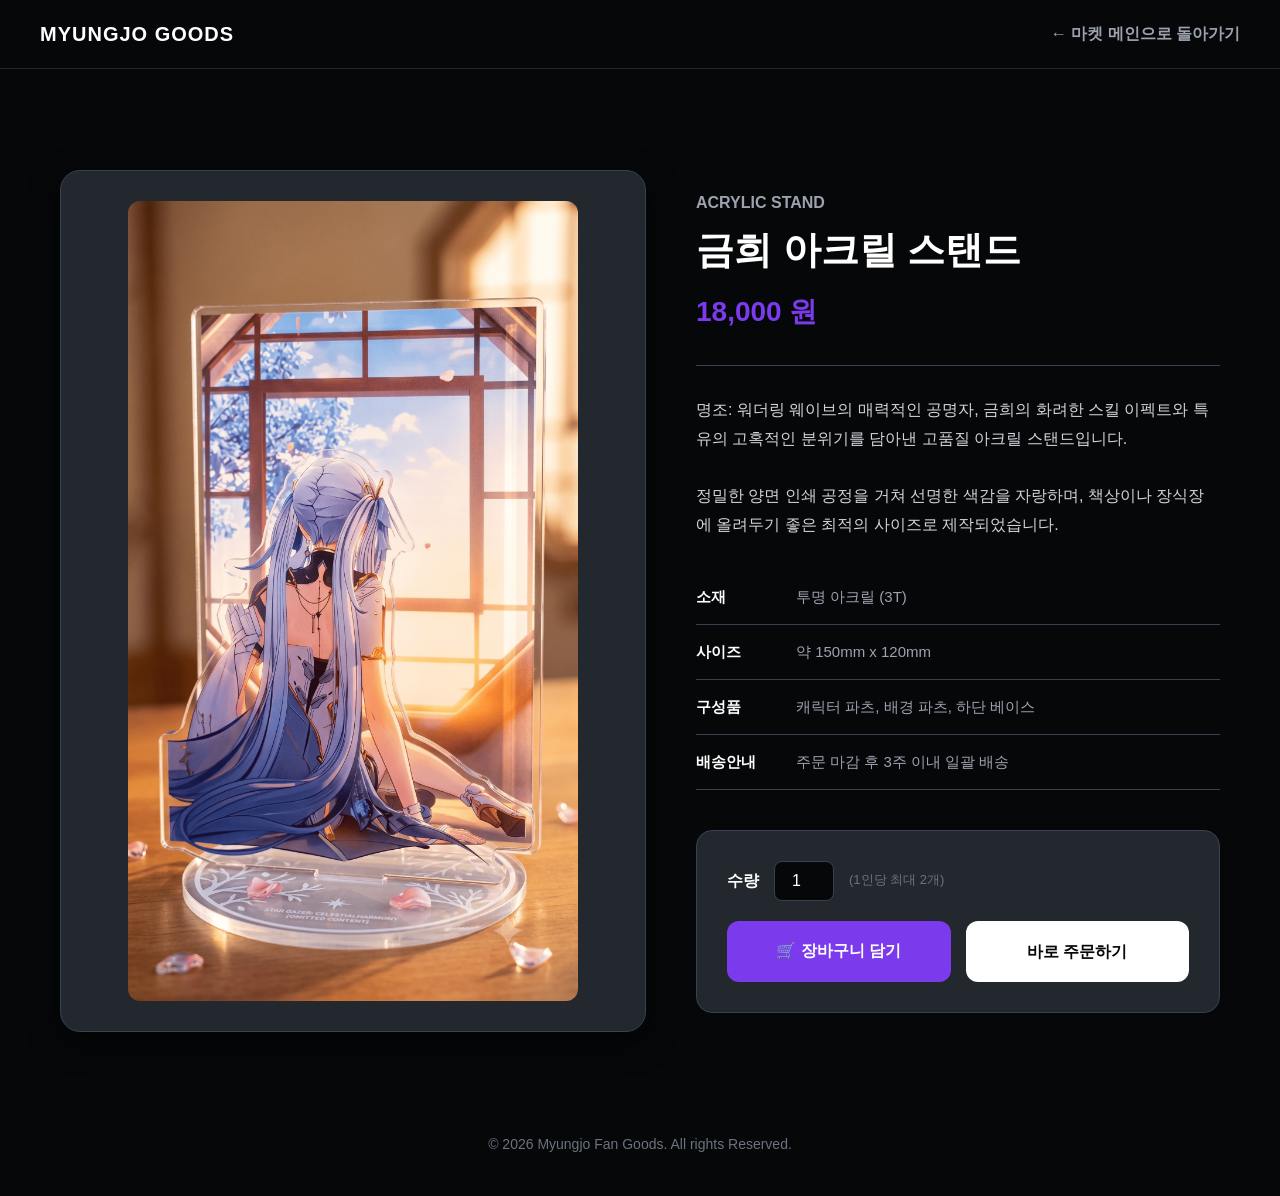
<file: standgeum.html>
<!DOCTYPE html>
<html lang="ko">
<head>
    <meta charset="UTF-8">
    <link rel="stylesheet" href="./style.css">
    <meta name="viewport" content="width=device-width, initial-scale=1.0">
    <title>금희 아크릴 스탠드 | 명조 팬 굿즈 스토어</title>
    <style>
        /* 상세페이지 전용 프리미엄 스타일 */
        .detail-wrapper {
            max-width: 1200px;
            margin: 100px auto 60px auto;
            padding: 0 20px;
            display: flex;
            gap: 50px;
            align-items: flex-start;
        }

        /* 좌측 이미지 섹션 (스크롤 시 고정) */
        .detail-gallery {
            flex: 1;
            position: sticky;
            top: 100px; /* 네비게이션 바 높이 아래에 고정 */
            background-color: #22282e;
            border-radius: 20px;
            padding: 30px;
            display: flex;
            justify-content: center;
            align-items: center;
            border: 1px solid #374151;
            box-shadow: 0 10px 30px rgba(0,0,0,0.5);
        }
        .detail-gallery img {
            width: 100%;
            max-width: 450px;
            border-radius: 12px;
            object-fit: cover;
            transition: transform 0.3s;
        }
        .detail-gallery img:hover {
            transform: scale(1.02);
        }

        /* 우측 정보 섹션 */
        .detail-info {
            flex: 1;
            padding: 20px 0;
        }
        .detail-info h1 {
            font-size: 38px;
            color: #ffffff;
            line-height: 1.3;
            margin-bottom: 15px;
        }
        .detail-info .price {
            font-size: 28px;
            color: #7c3aed;
            font-weight: bold;
            margin-bottom: 30px;
        }
        
        /* 구분선 */
        .divider {
            height: 1px;
            background-color: #374151;
            margin: 30px 0;
        }

        .detail-desc {
            font-size: 16px;
            color: #d1d5db;
            line-height: 1.8;
        }

        /* 스펙 표 */
        .spec-table {
            width: 100%;
            margin-top: 30px;
            border-collapse: collapse;
        }
        .spec-table th, .spec-table td {
            padding: 15px 0;
            border-bottom: 1px solid #374151;
            text-align: left;
            font-size: 15px;
        }
        .spec-table th {
            color: #ffffff;
            width: 100px;
        }
        .spec-table td {
            color: #9ca3af;
        }

        /* 수량 및 구매 버튼 영역 */
        .purchase-area {
            margin-top: 40px;
            background-color: #22282e;
            padding: 30px;
            border-radius: 16px;
            border: 1px solid #374151;
        }
        
        .quantity-control {
            display: flex;
            align-items: center;
            gap: 15px;
            margin-bottom: 20px;
        }
        .quantity-control label {
            color: #ffffff;
            font-weight: bold;
        }
        .quantity-input {
            width: 60px;
            padding: 10px;
            background-color: #060708;
            color: #ffffff;
            border: 1px solid #374151;
            border-radius: 8px;
            text-align: center;
            font-size: 16px;
        }

        .action-buttons {
            display: flex;
            gap: 15px;
        }
        .btn-buy-now, .btn-add-cart {
            flex: 1;
            padding: 18px 0;
            font-size: 16px;
            font-weight: bold;
            text-align: center;
            border-radius: 12px;
            cursor: pointer;
            transition: all 0.3s ease;
        }
        .btn-buy-now {
            background-color: #ffffff;
            color: #060708;
            border: none;
        }
        .btn-buy-now:hover {
            background-color: #d1d5db;
        }
        .btn-add-cart {
            background-color: #7c3aed;
            color: #ffffff;
            border: none;
        }
        .btn-add-cart:hover {
            background-color: #5b21b6;
        }

        /* 모바일 세로 배치 */
        @media (max-width: 900px) {
            .detail-wrapper {
                flex-direction: column;
            }
            .detail-gallery {
                position: relative;
                top: 0;
                width: 100%;
            }
            .action-buttons {
                flex-direction: column;
            }
        }
    </style>
</head>
<body>
    <nav>
        <div class="logo">MYUNGJO GOODS</div>
        <ul>
            <li><a href="index.html#portfolio">← 마켓 메인으로 돌아가기</a></li>
        </ul>
    </nav>

    <div class="detail-wrapper">
        <div class="detail-gallery">
    <img src="images/geumheestand.png" alt="장리 아크릴 스탠드">
</div>

        <div class="detail-info">
            <p style="color: #9ca3af; margin-bottom: 10px; font-weight: bold;">ACRYLIC STAND</p>
            <h1>금희 아크릴 스탠드</h1>
            <div class="price">18,000 원</div>
            
            <div class="divider"></div>

            <p class="detail-desc">
                명조: 워더링 웨이브의 매력적인 공명자, 금희의 화려한 스킬 이펙트와 특유의 고혹적인 분위기를 담아낸 고품질 아크릴 스탠드입니다.<br><br>
                정밀한 양면 인쇄 공정을 거쳐 선명한 색감을 자랑하며, 책상이나 장식장에 올려두기 좋은 최적의 사이즈로 제작되었습니다.
            </p>

            <table class="spec-table">
                <tr>
                    <th>소재</th>
                    <td>투명 아크릴 (3T)</td>
                </tr>
                <tr>
                    <th>사이즈</th>
                    <td>약 150mm x 120mm</td>
                </tr>
                <tr>
                    <th>구성품</th>
                    <td>캐릭터 파츠, 배경 파츠, 하단 베이스</td>
                </tr>
                <tr>
                    <th>배송안내</th>
                    <td>주문 마감 후 3주 이내 일괄 배송</td>
                </tr>
            </table>

            <div class="purchase-area">
                <div class="quantity-control">
                    <label for="qty">수량</label>
                    <input type="number" id="qty" class="quantity-input" value="1" min="1" max="2">
                    <span style="color: #6b7280; font-size: 13px;">(1인당 최대 2개)</span>
                </div>
                <div class="action-buttons">
                    <button class="btn-add-cart" onclick="alert('장바구니 기능은 메인 페이지에서 지원됩니다.\n메인 페이지로 이동하여 담아주세요!')">🛒 장바구니 담기</button>
                    <a href="index.html#contact" class="btn-buy-now" style="text-decoration: none; display: flex; align-items: center; justify-content: center;">바로 주문하기</a>
                </div>
            </div>
        </div>
    </div>

    <footer>
        <p>© 2026 Myungjo Fan Goods. All rights Reserved.</p>
    </footer>
</body>
</html>
</file>
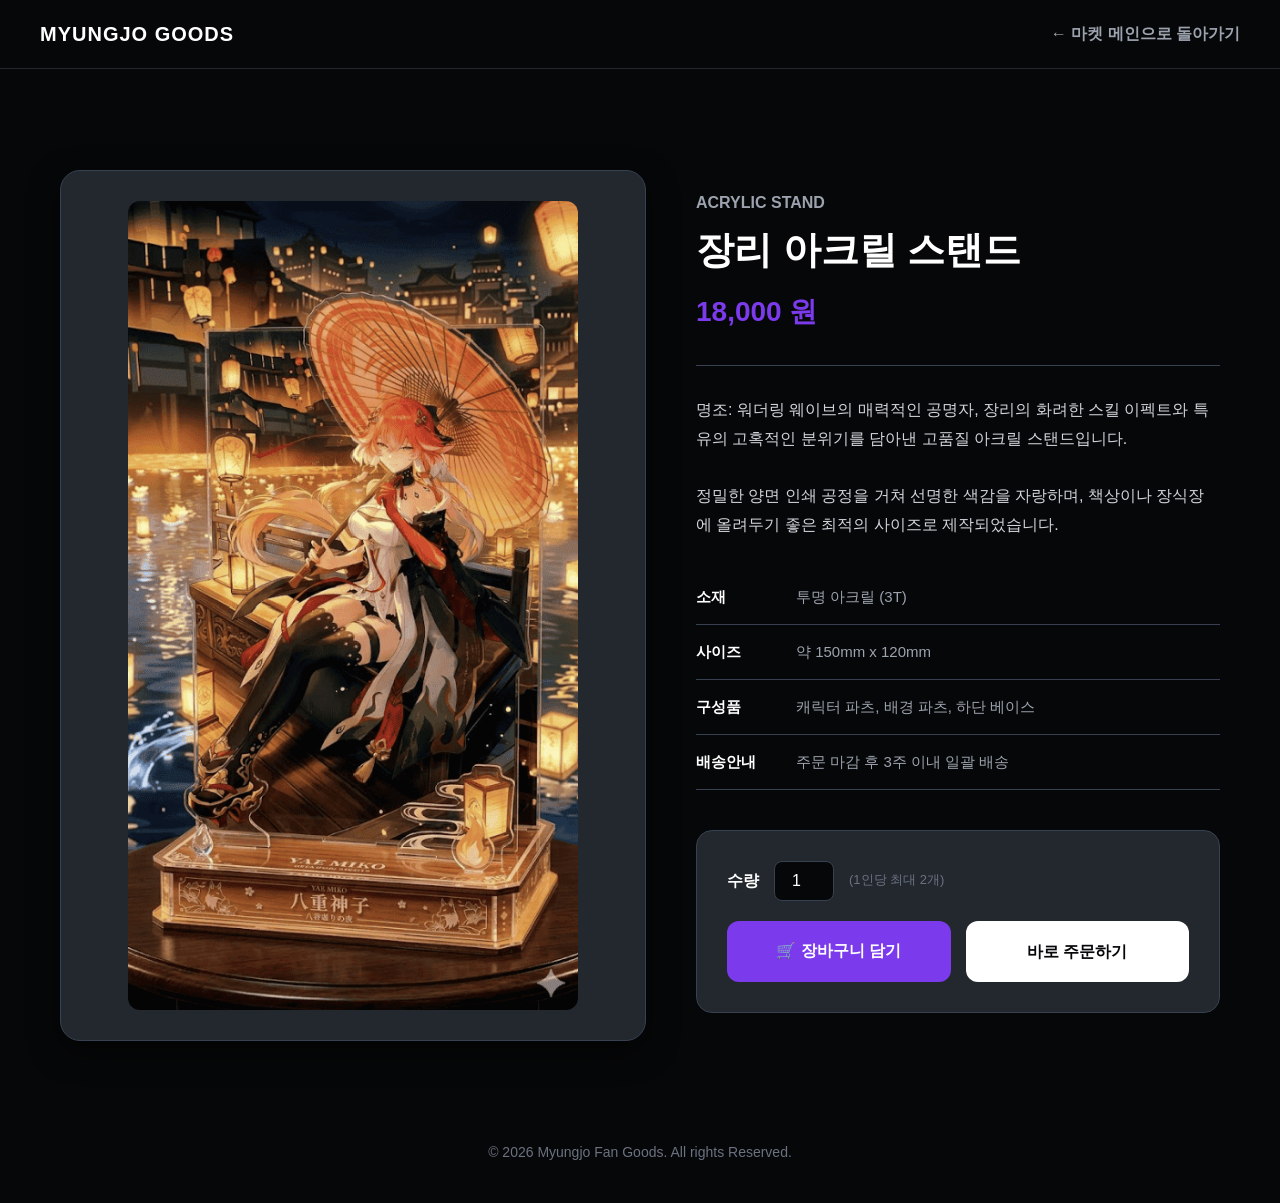
<file: standjangli.html>
<!DOCTYPE html>
<html lang="ko">
<head>
    <meta charset="UTF-8">
    <link rel="stylesheet" href="./style.css">
    <meta name="viewport" content="width=device-width, initial-scale=1.0">
    <title>장리 아크릴 스탠드 | 명조 팬 굿즈 스토어</title>
    <style>
        /* 상세페이지 전용 프리미엄 스타일 */
        .detail-wrapper {
            max-width: 1200px;
            margin: 100px auto 60px auto;
            padding: 0 20px;
            display: flex;
            gap: 50px;
            align-items: flex-start;
        }

        /* 좌측 이미지 섹션 (스크롤 시 고정) */
        .detail-gallery {
            flex: 1;
            position: sticky;
            top: 100px; /* 네비게이션 바 높이 아래에 고정 */
            background-color: #22282e;
            border-radius: 20px;
            padding: 30px;
            display: flex;
            justify-content: center;
            align-items: center;
            border: 1px solid #374151;
            box-shadow: 0 10px 30px rgba(0,0,0,0.5);
        }
        .detail-gallery img {
            width: 100%;
            max-width: 450px;
            border-radius: 12px;
            object-fit: cover;
            transition: transform 0.3s;
        }
        .detail-gallery img:hover {
            transform: scale(1.02);
        }

        /* 우측 정보 섹션 */
        .detail-info {
            flex: 1;
            padding: 20px 0;
        }
        .detail-info h1 {
            font-size: 38px;
            color: #ffffff;
            line-height: 1.3;
            margin-bottom: 15px;
        }
        .detail-info .price {
            font-size: 28px;
            color: #7c3aed;
            font-weight: bold;
            margin-bottom: 30px;
        }
        
        /* 구분선 */
        .divider {
            height: 1px;
            background-color: #374151;
            margin: 30px 0;
        }

        .detail-desc {
            font-size: 16px;
            color: #d1d5db;
            line-height: 1.8;
        }

        /* 스펙 표 */
        .spec-table {
            width: 100%;
            margin-top: 30px;
            border-collapse: collapse;
        }
        .spec-table th, .spec-table td {
            padding: 15px 0;
            border-bottom: 1px solid #374151;
            text-align: left;
            font-size: 15px;
        }
        .spec-table th {
            color: #ffffff;
            width: 100px;
        }
        .spec-table td {
            color: #9ca3af;
        }

        /* 수량 및 구매 버튼 영역 */
        .purchase-area {
            margin-top: 40px;
            background-color: #22282e;
            padding: 30px;
            border-radius: 16px;
            border: 1px solid #374151;
        }
        
        .quantity-control {
            display: flex;
            align-items: center;
            gap: 15px;
            margin-bottom: 20px;
        }
        .quantity-control label {
            color: #ffffff;
            font-weight: bold;
        }
        .quantity-input {
            width: 60px;
            padding: 10px;
            background-color: #060708;
            color: #ffffff;
            border: 1px solid #374151;
            border-radius: 8px;
            text-align: center;
            font-size: 16px;
        }

        .action-buttons {
            display: flex;
            gap: 15px;
        }
        .btn-buy-now, .btn-add-cart {
            flex: 1;
            padding: 18px 0;
            font-size: 16px;
            font-weight: bold;
            text-align: center;
            border-radius: 12px;
            cursor: pointer;
            transition: all 0.3s ease;
        }
        .btn-buy-now {
            background-color: #ffffff;
            color: #060708;
            border: none;
        }
        .btn-buy-now:hover {
            background-color: #d1d5db;
        }
        .btn-add-cart {
            background-color: #7c3aed;
            color: #ffffff;
            border: none;
        }
        .btn-add-cart:hover {
            background-color: #5b21b6;
        }

        /* 모바일 세로 배치 */
        @media (max-width: 900px) {
            .detail-wrapper {
                flex-direction: column;
            }
            .detail-gallery {
                position: relative;
                top: 0;
                width: 100%;
            }
            .action-buttons {
                flex-direction: column;
            }
        }
    </style>
</head>
<body>
    <nav>
        <div class="logo">MYUNGJO GOODS</div>
        <ul>
            <li><a href="index.html#portfolio">← 마켓 메인으로 돌아가기</a></li>
        </ul>
    </nav>

    <div class="detail-wrapper">
        <div class="detail-gallery">
    <img src="images/janglistand.png" alt="장리 아크릴 스탠드">
</div>

        <div class="detail-info">
            <p style="color: #9ca3af; margin-bottom: 10px; font-weight: bold;">ACRYLIC STAND</p>
            <h1>장리 아크릴 스탠드</h1>
            <div class="price">18,000 원</div>
            
            <div class="divider"></div>

            <p class="detail-desc">
                명조: 워더링 웨이브의 매력적인 공명자, 장리의 화려한 스킬 이펙트와 특유의 고혹적인 분위기를 담아낸 고품질 아크릴 스탠드입니다.<br><br>
                정밀한 양면 인쇄 공정을 거쳐 선명한 색감을 자랑하며, 책상이나 장식장에 올려두기 좋은 최적의 사이즈로 제작되었습니다.
            </p>

            <table class="spec-table">
                <tr>
                    <th>소재</th>
                    <td>투명 아크릴 (3T)</td>
                </tr>
                <tr>
                    <th>사이즈</th>
                    <td>약 150mm x 120mm</td>
                </tr>
                <tr>
                    <th>구성품</th>
                    <td>캐릭터 파츠, 배경 파츠, 하단 베이스</td>
                </tr>
                <tr>
                    <th>배송안내</th>
                    <td>주문 마감 후 3주 이내 일괄 배송</td>
                </tr>
            </table>

            <div class="purchase-area">
                <div class="quantity-control">
                    <label for="qty">수량</label>
                    <input type="number" id="qty" class="quantity-input" value="1" min="1" max="2">
                    <span style="color: #6b7280; font-size: 13px;">(1인당 최대 2개)</span>
                </div>
                <div class="action-buttons">
                    <button class="btn-add-cart" onclick="alert('장바구니 기능은 메인 페이지에서 지원됩니다.\n메인 페이지로 이동하여 담아주세요!')">🛒 장바구니 담기</button>
                    <a href="index.html#contact" class="btn-buy-now" style="text-decoration: none; display: flex; align-items: center; justify-content: center;">바로 주문하기</a>
                </div>
            </div>
        </div>
    </div>

    <footer>
        <p>© 2026 Myungjo Fan Goods. All rights Reserved.</p>
    </footer>
</body>
</html>
</file>
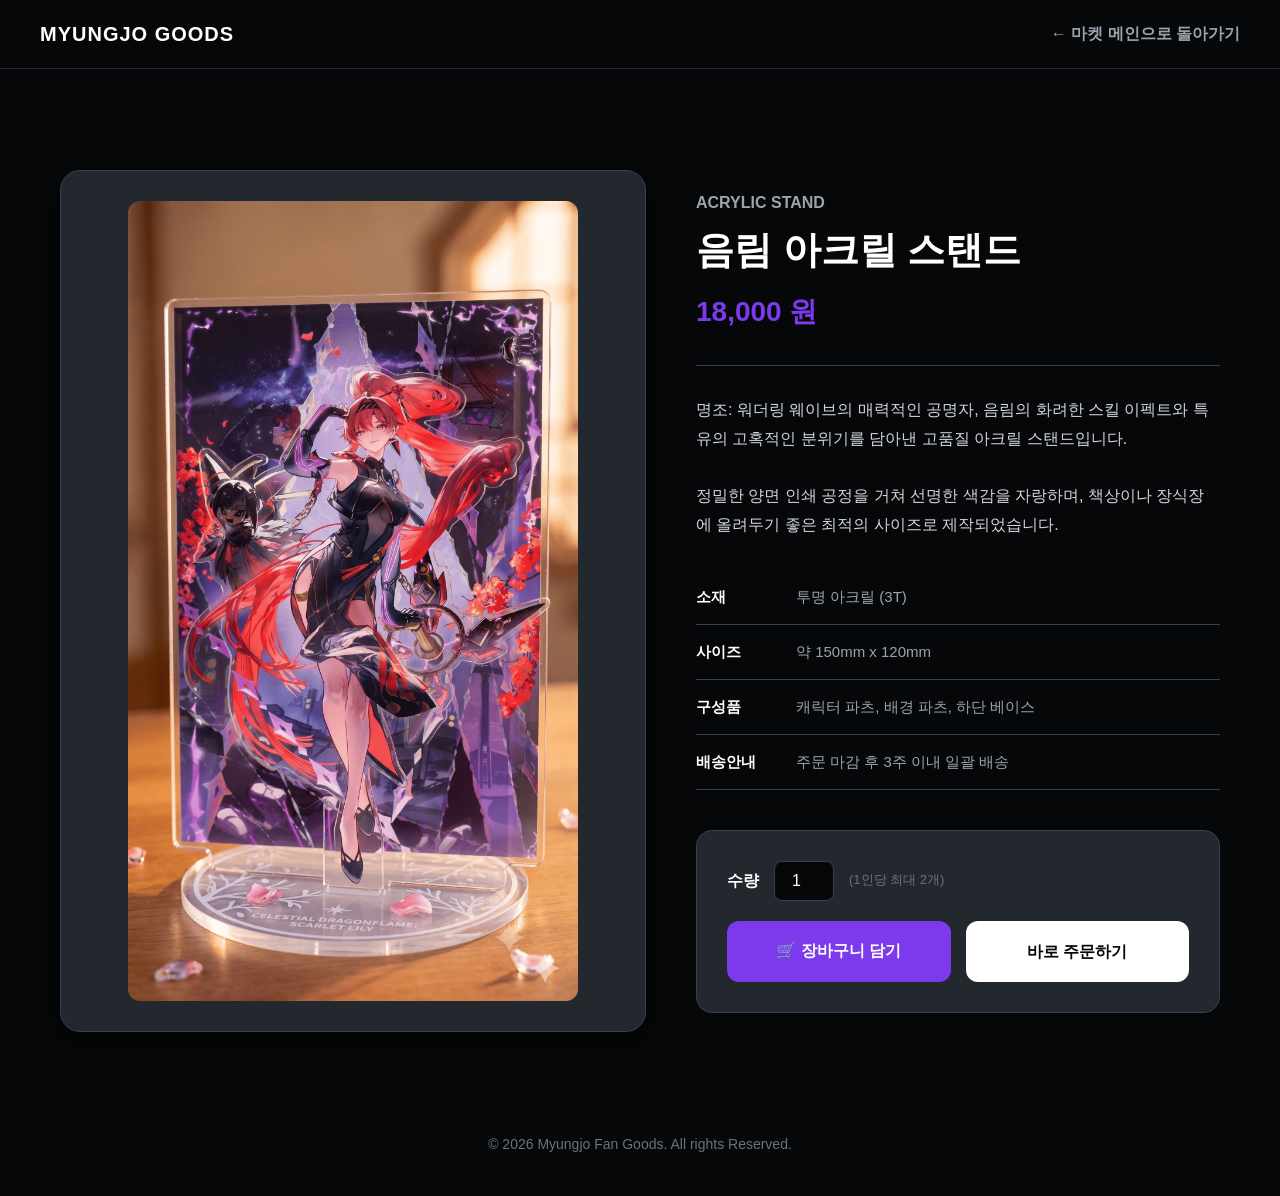
<file: standlim.html>
<!DOCTYPE html>
<html lang="ko">
<head>
    <meta charset="UTF-8">
    <link rel="stylesheet" href="./style.css">
    <meta name="viewport" content="width=device-width, initial-scale=1.0">
    <title>음림 아크릴 스탠드 | 명조 팬 굿즈 스토어</title>
    <style>
        /* 상세페이지 전용 프리미엄 스타일 */
        .detail-wrapper {
            max-width: 1200px;
            margin: 100px auto 60px auto;
            padding: 0 20px;
            display: flex;
            gap: 50px;
            align-items: flex-start;
        }

        /* 좌측 이미지 섹션 (스크롤 시 고정) */
        .detail-gallery {
            flex: 1;
            position: sticky;
            top: 100px; /* 네비게이션 바 높이 아래에 고정 */
            background-color: #22282e;
            border-radius: 20px;
            padding: 30px;
            display: flex;
            justify-content: center;
            align-items: center;
            border: 1px solid #374151;
            box-shadow: 0 10px 30px rgba(0,0,0,0.5);
        }
        .detail-gallery img {
            width: 100%;
            max-width: 450px;
            border-radius: 12px;
            object-fit: cover;
            transition: transform 0.3s;
        }
        .detail-gallery img:hover {
            transform: scale(1.02);
        }

        /* 우측 정보 섹션 */
        .detail-info {
            flex: 1;
            padding: 20px 0;
        }
        .detail-info h1 {
            font-size: 38px;
            color: #ffffff;
            line-height: 1.3;
            margin-bottom: 15px;
        }
        .detail-info .price {
            font-size: 28px;
            color: #7c3aed;
            font-weight: bold;
            margin-bottom: 30px;
        }
        
        /* 구분선 */
        .divider {
            height: 1px;
            background-color: #374151;
            margin: 30px 0;
        }

        .detail-desc {
            font-size: 16px;
            color: #d1d5db;
            line-height: 1.8;
        }

        /* 스펙 표 */
        .spec-table {
            width: 100%;
            margin-top: 30px;
            border-collapse: collapse;
        }
        .spec-table th, .spec-table td {
            padding: 15px 0;
            border-bottom: 1px solid #374151;
            text-align: left;
            font-size: 15px;
        }
        .spec-table th {
            color: #ffffff;
            width: 100px;
        }
        .spec-table td {
            color: #9ca3af;
        }

        /* 수량 및 구매 버튼 영역 */
        .purchase-area {
            margin-top: 40px;
            background-color: #22282e;
            padding: 30px;
            border-radius: 16px;
            border: 1px solid #374151;
        }
        
        .quantity-control {
            display: flex;
            align-items: center;
            gap: 15px;
            margin-bottom: 20px;
        }
        .quantity-control label {
            color: #ffffff;
            font-weight: bold;
        }
        .quantity-input {
            width: 60px;
            padding: 10px;
            background-color: #060708;
            color: #ffffff;
            border: 1px solid #374151;
            border-radius: 8px;
            text-align: center;
            font-size: 16px;
        }

        .action-buttons {
            display: flex;
            gap: 15px;
        }
        .btn-buy-now, .btn-add-cart {
            flex: 1;
            padding: 18px 0;
            font-size: 16px;
            font-weight: bold;
            text-align: center;
            border-radius: 12px;
            cursor: pointer;
            transition: all 0.3s ease;
        }
        .btn-buy-now {
            background-color: #ffffff;
            color: #060708;
            border: none;
        }
        .btn-buy-now:hover {
            background-color: #d1d5db;
        }
        .btn-add-cart {
            background-color: #7c3aed;
            color: #ffffff;
            border: none;
        }
        .btn-add-cart:hover {
            background-color: #5b21b6;
        }

        /* 모바일 세로 배치 */
        @media (max-width: 900px) {
            .detail-wrapper {
                flex-direction: column;
            }
            .detail-gallery {
                position: relative;
                top: 0;
                width: 100%;
            }
            .action-buttons {
                flex-direction: column;
            }
        }
    </style>
</head>
<body>
    <nav>
        <div class="logo">MYUNGJO GOODS</div>
        <ul>
            <li><a href="index.html#portfolio">← 마켓 메인으로 돌아가기</a></li>
        </ul>
    </nav>

    <div class="detail-wrapper">
        <div class="detail-gallery">
    <img src="images/limstand.png" alt="음림 아크릴 스탠드">
</div>

        <div class="detail-info">
            <p style="color: #9ca3af; margin-bottom: 10px; font-weight: bold;">ACRYLIC STAND</p>
            <h1>음림 아크릴 스탠드</h1>
            <div class="price">18,000 원</div>
            
            <div class="divider"></div>

            <p class="detail-desc">
                명조: 워더링 웨이브의 매력적인 공명자, 음림의 화려한 스킬 이펙트와 특유의 고혹적인 분위기를 담아낸 고품질 아크릴 스탠드입니다.<br><br>
                정밀한 양면 인쇄 공정을 거쳐 선명한 색감을 자랑하며, 책상이나 장식장에 올려두기 좋은 최적의 사이즈로 제작되었습니다.
            </p>

            <table class="spec-table">
                <tr>
                    <th>소재</th>
                    <td>투명 아크릴 (3T)</td>
                </tr>
                <tr>
                    <th>사이즈</th>
                    <td>약 150mm x 120mm</td>
                </tr>
                <tr>
                    <th>구성품</th>
                    <td>캐릭터 파츠, 배경 파츠, 하단 베이스</td>
                </tr>
                <tr>
                    <th>배송안내</th>
                    <td>주문 마감 후 3주 이내 일괄 배송</td>
                </tr>
            </table>

            <div class="purchase-area">
                <div class="quantity-control">
                    <label for="qty">수량</label>
                    <input type="number" id="qty" class="quantity-input" value="1" min="1" max="2">
                    <span style="color: #6b7280; font-size: 13px;">(1인당 최대 2개)</span>
                </div>
                <div class="action-buttons">
                    <button class="btn-add-cart" onclick="alert('장바구니 기능은 메인 페이지에서 지원됩니다.\n메인 페이지로 이동하여 담아주세요!')">🛒 장바구니 담기</button>
                    <a href="index.html#contact" class="btn-buy-now" style="text-decoration: none; display: flex; align-items: center; justify-content: center;">바로 주문하기</a>
                </div>
            </div>
        </div>
    </div>

    <footer>
        <p>© 2026 Myungjo Fan Goods. All rights Reserved.</p>
    </footer>
</body>
</html>
</file>
<file: style.css>
* {
    box-sizing: border-box;
    margin: 0;
    padding: 0;
    font-family: 'Pretendard', Arial, sans-serif;
}

html {
    scroll-behavior: smooth;
}

/* 베이스 컬러: #060708 (가장 어두운 배경) */
body {
    background-color: #060708;
    color: #e5e7eb;
    line-height: 1.6;
    padding-top: 70px;
}

/* 네비게이션바 컬러: #22282e */
nav {
    background-color: #060708;
    border-bottom: 1px solid #22282e;
    padding: 18px 40px;
    display: flex;
    justify-content: space-between;
    align-items: center;
    position: fixed;
    width: 100%;
    top: 0;
    left: 0;
    z-index: 1000;
}

.logo {
    font-size: 20px;
    font-weight: bold;
    color: #ffffff;
    letter-spacing: 1px;
}

nav ul {
    list-style: none;
    display: flex;
    gap: 20px;
}

nav ul li a {
    text-decoration: none;
    color: #9ca3af;
    font-weight: bold;
    transition: color 0.3s;
}

nav ul li a:hover {
    color: #ffffff;
}

/* 헤더 그라데이션: #060708 -> #22282e */
.hero {
    background: linear-gradient(to bottom, #060708, #22282e);
    color: white;
    padding: 120px 20px;
    text-align: center;
}

.hero-text {
    animation: fadeUp 1s ease;
}

.small-title {
    font-size: 14px;
    letter-spacing: 2px;
    margin-bottom: 15px;
    color: #9ca3af;
}

.hero h1 {
    font-size: 48px;
    margin-bottom: 20px;
    line-height: 1.3;
}

.hero-description {
    font-size: 18px;
    max-width: 650px;
    margin: 0 auto 30px auto;
    color: #d1d5db;
}

.btn {
    display: inline-block;
    padding: 12px 28px;
    border-radius: 30px;
    text-decoration: none;
    margin: 8px;
    font-weight: bold;
    transition: background-color 0.3s, color 0.3s, transform 0.3s, border 0.3s;
}

.btn:hover {
    transform: translateY(-3px);
}

.first {
    background-color: #ffffff;
    color: #060708;
}

.first:hover {
    background-color: #d1d5db;
}

.second {
    border: 2px solid #ffffff;
    background-color: transparent;
    color: white;
}

.second:hover {
    background-color: #ffffff;
    color: #060708;
}

/* 섹션 배경: #22282e */
section {
    background-color: #22282e;
    max-width: 1100px;
    width: 90%;
    margin: 60px auto;
    padding: 50px;
    border-radius: 20px;
    box-shadow: 0px 8px 24px rgba(0, 0, 0, 0.5);
}

section h2 {
    font-size: 28px;
    margin-bottom: 30px;
    color: #ffffff;
    border-bottom: 2px solid #374151;
    padding-bottom: 10px;
    display: inline-block;
}

.skills {
    margin-top: 20px;
}

.skills span {
    display: inline-block;
    background-color: #060708;
    border: 1px solid #374151;
    padding: 8px 16px;
    border-radius: 20px;
    margin: 6px;
    font-size: 14px;
    color: #d1d5db;
}

#service ul {
    font-size: 16px;
    padding-left: 20px;
    color: #d1d5db;
}

#service ul li {
    margin-bottom: 10px;
}

.portfolio-grid {
    display: flex;
    gap: 24px;
    flex-wrap: wrap;
    justify-content: center;
    margin-top: 20px;
}

/* 카드 디자인 */
.card {
    width: 300px;
    background-color: #060708;
    border: 1px solid #374151;
    border-radius: 18px;
    padding: 20px;
    display: flex;
    flex-direction: column;
    transition: box-shadow 0.3s, transform 0.3s ease, border-color 0.3s;
}

.card:hover {
    transform: translateY(-8px);
    border-color: #ffffff;
    box-shadow: 0 12px 30px rgba(0, 0, 0, 0.6);
}

.card-image {
    height: 240px; /* 세로 이미지가 많아 높이를 조정했습니다 */
    background-color: #111827;
    border-radius: 14px;
    margin-bottom: 18px;
    overflow: hidden;
    display: flex;
    align-items: center;
    justify-content: center;
}

.card-image img {
    width: 100%;
    height: 100%;
    object-fit: cover;
    transition: transform 0.4s ease;
}

.card:hover .card-image img {
    transform: scale(1.08);
}

.card h3 {
    color: #ffffff;
    margin-bottom: 12px;
    font-size: 18px;
}

.card p {
    color: #9ca3af;
    margin-bottom: 16px;
    font-size: 14px;
    line-height: 1.5;
}

.card a {
    color: #ffffff;
    text-decoration: none;
    font-weight: bold;
    font-size: 14px;
    margin-top: auto;
    border: 1px solid #ffffff;
    padding: 8px 0;
    text-align: center;
    border-radius: 8px;
    transition: background-color 0.3s, color 0.3s;
}

.card a:hover {
    background-color: #ffffff;
    color: #060708;
}

/* 주문 폼 디자인 */
.contact-form label {
    display: block;
    margin-top: 20px;
    margin-bottom: 8px;
    color: #e5e7eb;
    font-weight: bold;
}

.contact-form input, 
.contact-form select,
.contact-form textarea {
    width: 100%;
    padding: 14px;
    background-color: #060708;
    color: #ffffff;
    border: 1px solid #374151;
    border-radius: 12px;
    font-size: 15px;
    transition: border-color 0.3s;
}

.contact-form input:focus, 
.contact-form select:focus,
.contact-form textarea:focus {
    outline: none;
    border-color: #ffffff;
}

.contact-form input[type="submit"] {
    margin-top: 30px;
    background-color: #ffffff;
    color: #060708;
    width: 100%;
    font-size: 16px;
    font-weight: bold;
    border: none;
    padding: 16px 24px;
    cursor: pointer;
    transition: background-color 0.3s, transform 0.3s;
}

.contact-form input[type="submit"]:hover {
    background-color: #d1d5db;
    transform: translateY(-2px);
}

footer {
    text-align: center;
    padding: 40px 20px;
    color: #6b7280;
    font-size: 14px;
    background-color: #060708;
}

@keyframes fadeUp {
    from {
        opacity: 0;
        transform: translateY(25px);
    }
    to {
        opacity: 1;
        transform: translateY(0);
    }
}

/* 모바일 화면 완벽 대응 */
@media (max-width: 768px) {
  nav {
    flex-direction: column;
    gap: 15px;
    padding: 15px 20px;
  }
  nav ul {
    flex-wrap: wrap;
    justify-content: center;
    gap: 15px;
  }
  body {
    padding-top: 130px;
  }
  .hero {
    padding: 80px 20px;
  }
  .hero h1 {
    font-size: 32px;
  }
  section {
    width: 95%; 
    margin: 30px auto;
    padding: 30px 20px;
  }
  .card {
    width: 100%;
  }
}

/* --- 상품 카드 버튼 레이아웃 --- */
.card-actions {
    display: flex;
    gap: 10px;
    margin-top: auto;
}

.btn-detail, .btn-cart {
    flex: 1;
    text-align: center;
    padding: 10px 0;
    border-radius: 8px;
    font-weight: bold;
    font-size: 14px;
    cursor: pointer;
    transition: all 0.3s ease;
}

.btn-detail {
    background-color: transparent;
    color: #ffffff;
    border: 1px solid #ffffff;
    text-decoration: none;
}

.btn-detail:hover {
    background-color: #ffffff;
    color: #060708;
}

.btn-cart {
    background-color: #7c3aed; /* 포인트 컬러 적용 */
    color: #ffffff;
    border: 1px solid #7c3aed;
}

.btn-cart:hover {
    background-color: #5b21b6;
    border-color: #5b21b6;
}

/* --- 장바구니 플로팅 버튼 --- */
.cart-toggle-btn {
    position: fixed;
    bottom: 30px;
    right: 30px;
    background-color: #ffffff;
    color: #060708;
    border: none;
    border-radius: 50px;
    padding: 15px 25px;
    font-size: 18px;
    font-weight: bold;
    box-shadow: 0 4px 15px rgba(0,0,0,0.5);
    cursor: pointer;
    z-index: 1999;
    transition: transform 0.2s ease;
}
.cart-toggle-btn:hover {
    transform: scale(1.05);
}
.cart-toggle-btn.pop {
    animation: popEffect 0.3s ease;
}
@keyframes popEffect {
    0% { transform: scale(1); }
    50% { transform: scale(1.2); }
    100% { transform: scale(1); }
}

/* --- 장바구니 사이드바 UI --- */
.cart-sidebar {
    position: fixed;
    top: 0;
    right: -400px; /* 기본적으로 숨김 */
    width: 380px;
    height: 100vh;
    background-color: #22282e;
    box-shadow: -5px 0 25px rgba(0,0,0,0.8);
    z-index: 2000;
    display: flex;
    flex-direction: column;
    transition: right 0.4s cubic-bezier(0.4, 0, 0.2, 1);
}
.cart-sidebar.open {
    right: 0;
}

.cart-header {
    padding: 20px;
    border-bottom: 1px solid #374151;
    display: flex;
    justify-content: space-between;
    align-items: center;
}
.cart-header h2 {
    color: #ffffff;
    font-size: 20px;
    margin: 0;
}
.close-btn {
    background: none;
    border: none;
    color: #9ca3af;
    font-size: 28px;
    cursor: pointer;
}
.close-btn:hover { color: #ffffff; }

.cart-items-container {
    flex: 1;
    overflow-y: auto;
    padding: 20px;
    display: flex;
    flex-direction: column;
    gap: 15px;
}
.empty-msg {
    color: #9ca3af;
    text-align: center;
    margin-top: 50px;
}
.cart-item {
    display: flex;
    align-items: center;
    gap: 15px;
    background-color: #060708;
    padding: 15px;
    border-radius: 12px;
    border: 1px solid #374151;
}
.cart-item img {
    width: 60px;
    height: 60px;
    object-fit: cover;
    border-radius: 8px;
}
.cart-item-info {
    flex: 1;
}
.cart-item-info h4 {
    color: #ffffff;
    font-size: 14px;
    margin-bottom: 5px;
}
.cart-item-info p {
    color: #9ca3af;
    font-size: 13px;
    margin: 0;
}
.remove-btn {
    background-color: #ef4444;
    color: white;
    border: none;
    border-radius: 6px;
    padding: 5px 10px;
    font-size: 12px;
    cursor: pointer;
}

.cart-footer {
    padding: 20px;
    border-top: 1px solid #374151;
    background-color: #060708;
}
.cart-total {
    display: flex;
    justify-content: space-between;
    align-items: center;
    color: #ffffff;
    font-size: 18px;
    font-weight: bold;
    margin-bottom: 15px;
}

/* 모바일 대응 추가 */
@media (max-width: 600px) {
    .cart-sidebar {
        width: 100%;
        right: -100%;
    }
}
</file>
